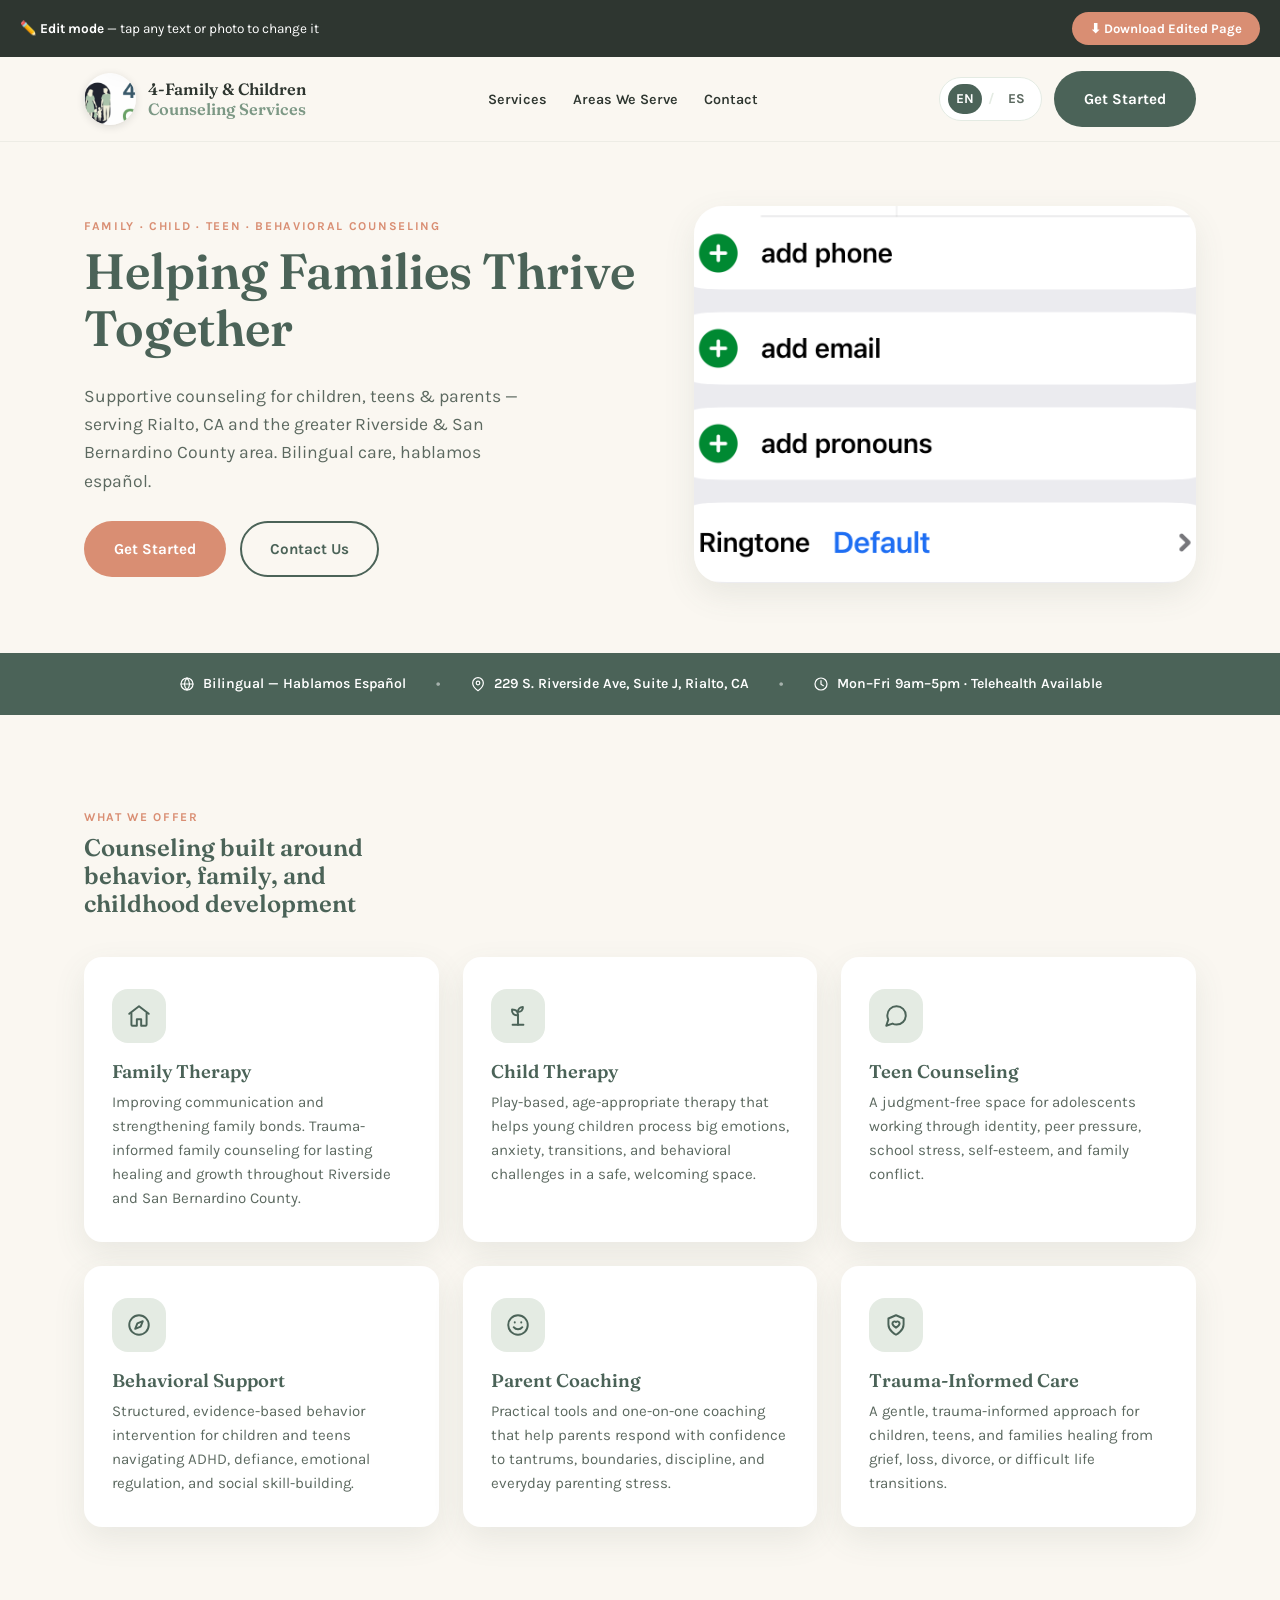
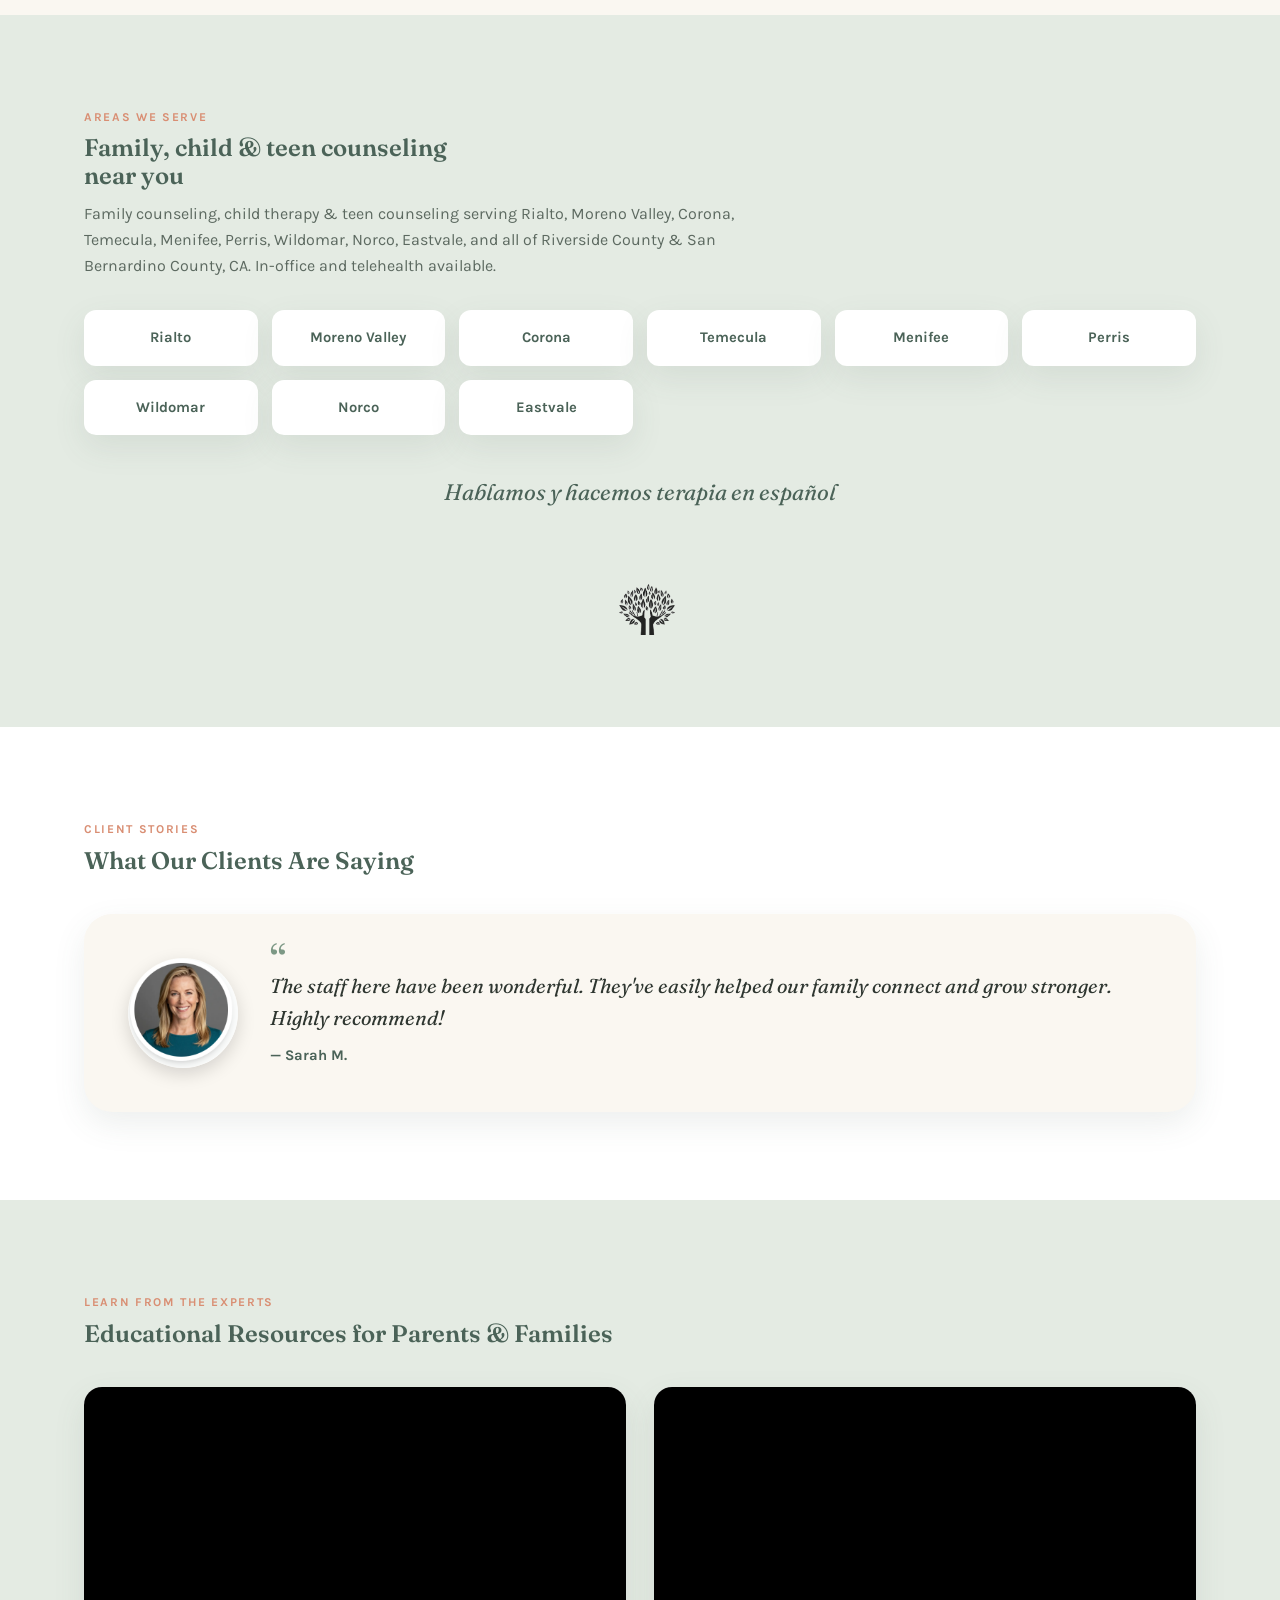
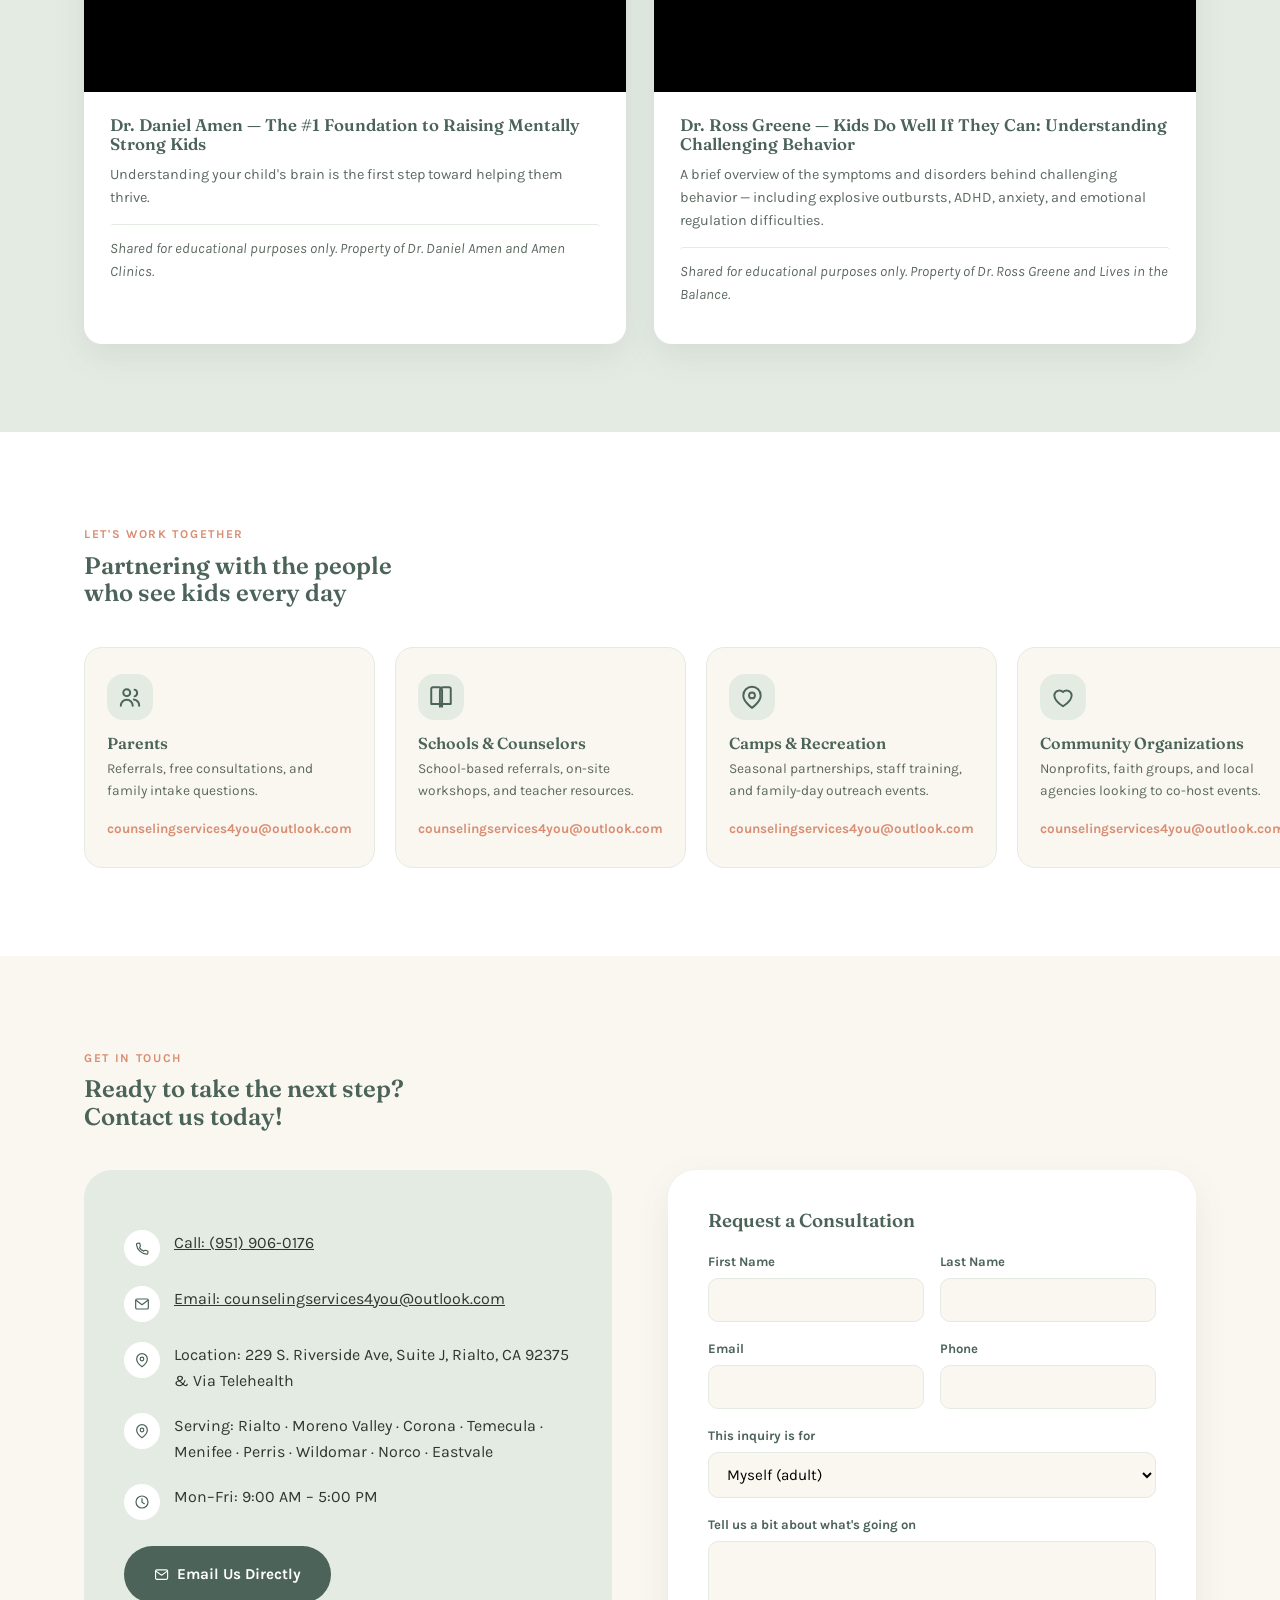
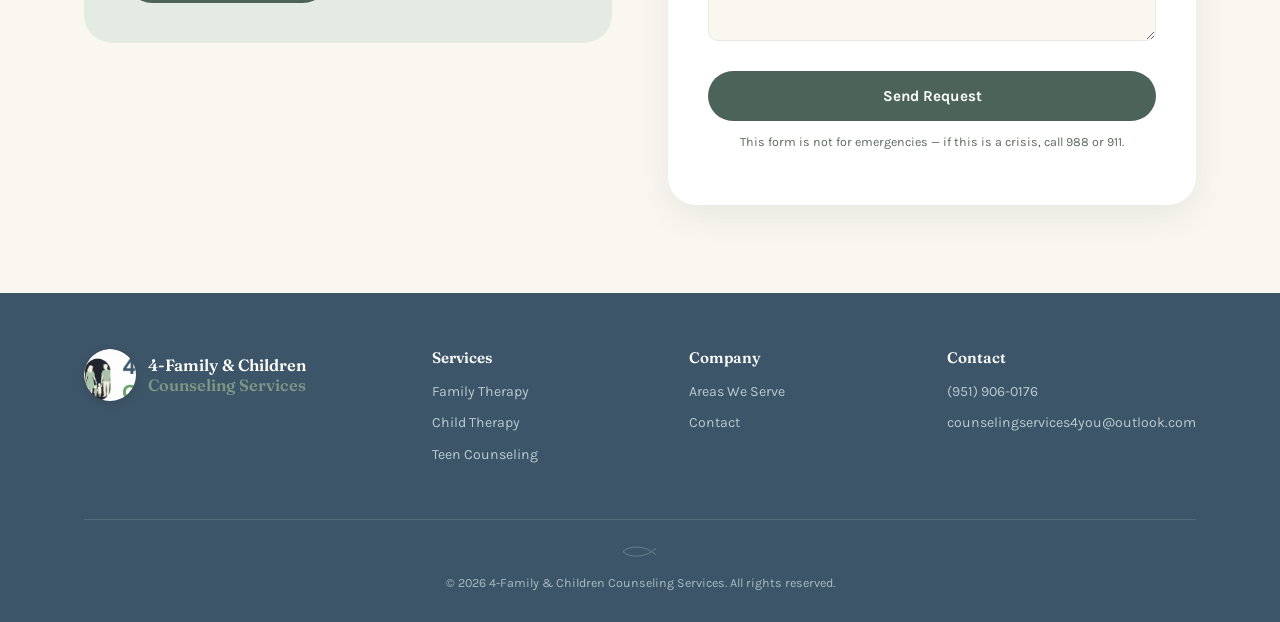
<file: 4family-website-package/index.html>
<!DOCTYPE html>
<html lang="en" id="html-root">
<head>
<meta charset="UTF-8">
<meta name="viewport" content="width=device-width, initial-scale=1.0">
<title>4-Family & Children Counseling Services | Family Therapy in Rialto, CA</title>
<meta name="description" content="Compassionate family counseling, child therapy, teen counseling & parenting support in Rialto, CA. Serving Riverside & San Bernardino County. Bilingual — Hablamos español.">
<meta name="keywords" content="family counseling Rialto CA, child therapy Riverside County, teen counseling San Bernardino, parenting help, family therapy, mental health services, behavioral counseling, child therapist, adolescent therapy, parent counseling, trauma-informed care, counseling Moreno Valley, therapy Corona CA, counseling Temecula, mental health Menifee, child therapy Perris, family counseling Wildomar, counseling Norco CA, therapy Eastvale, Spanish counseling, terapia familiar, consejería familiar, consejería niños adolescentes">
<meta name="author" content="4-Family & Children Counseling Services">
<meta name="robots" content="index, follow">
<meta name="geo.region" content="US-CA">
<meta name="geo.placename" content="Rialto, California">
<meta name="geo.position" content="34.1064;-117.3703">
<meta name="ICBM" content="34.1064, -117.3703">
<link rel="canonical" href="https://4-familychildrencounselingservices.org/">
<!-- Open Graph -->
<meta property="og:type" content="website">
<meta property="og:title" content="4-Family & Children Counseling Services | Family Therapy in Rialto, CA">
<meta property="og:description" content="Compassionate family counseling, child therapy, teen counseling & parenting support serving Riverside and San Bernardino County. Bilingual services available. Hablamos español.">
<meta property="og:locale" content="en_US">
<meta property="og:site_name" content="4-Family & Children Counseling Services">
<meta property="og:url" content="https://4-familychildrencounselingservices.org/">
<!-- Twitter Card -->
<meta name="twitter:card" content="summary">
<meta name="twitter:title" content="4-Family & Children Counseling Services | Rialto, CA">
<meta name="twitter:description" content="Family therapy, child counseling, teen therapy & parenting support in Rialto, CA. Serving Riverside & San Bernardino County. Bilingual. Call (951) 906-0176.">

<!--
  ============================================================
  HOW TO EDIT THIS SITE
  ============================================================
  1. One self-contained file — open in any text/code editor.
  2. Search "EDIT:" comments for the exact spots to change.
  3. All text (English + Spanish) lives in the TRANSLATIONS
     object near the bottom, inside <script>. Each entry has
     an "en" and "es" value — edit both together.
  4. Images (logo, tree mark, hero photo, testimonial photo)
     are embedded directly in this file as base64 data so
     nothing external can go missing. To swap one, replace the
     matching base64 string, or point the tag at an external
     file instead (e.g. src="logo.png").
  5. This version has no pricing section — add one back later if/when
     you have real rates to publish.
  ============================================================
-->

<link rel="preconnect" href="https://fonts.googleapis.com">
<link rel="preconnect" href="https://fonts.gstatic.com" crossorigin>
<link href="https://fonts.googleapis.com/css2?family=Fraunces:ital,opsz,wght@0,9..144,400;0,9..144,500;0,9..144,600;1,9..144,500&family=Karla:wght@400;500;600;700&display=swap" rel="stylesheet">

<script type="application/ld+json">
{
  "@context": "https://schema.org",
  "@type": "MedicalBusiness",
  "name": "4-Family & Children Counseling Services",
  "description": "Professional family counseling, child therapy, teen counseling, and parenting support serving Riverside and San Bernardino County including Rialto, Moreno Valley, Corona, Temecula, Menifee, Perris, Wildomar, Norco, and Eastvale. Bilingual services available.",
  "url": "https://4-familychildrencounselingservices.org",
  "telephone": "(951)906-0176",
  "email": "counselingservices4you@outlook.com",
  "address": {
    "@type": "PostalAddress",
    "streetAddress": "229 S. Riverside Ave, Suite J",
    "addressLocality": "Rialto",
    "addressRegion": "CA",
    "postalCode": "92375",
    "addressCountry": "US"
  },
  "areaServed": ["Rialto, CA","Moreno Valley, CA","Corona, CA","Temecula, CA","Menifee, CA","Perris, CA","Wildomar, CA","Norco, CA","Eastvale, CA","Riverside County, CA","San Bernardino County, CA"],
  "serviceType": ["Family Counseling","Child Therapy","Teen Counseling","Parent Counseling","Family Therapy","Mental Health Services","Behavioral Counseling","Trauma-Informed Care"],
  "availableLanguage": ["English","Spanish"],
  "priceRange": "$$",
  "openingHours": "Mo-Fr 09:00-17:00"
}
</script>

<style>
  :root{
    --sage-deep:#4B6358; --sage-mid:#7C9885; --sage-pale:#E4EBE3;
    --sand:#FAF7F1; --clay:#D98E73; --clay-pale:#F3DBCB;
    --ink:#2E3630; --ink-soft:#5C6960; --white:#FFFFFF;
    --footer-navy:#3D5568;
    --radius-lg:28px; --radius-md:18px; --radius-sm:12px;
    --shadow-soft:0 12px 32px rgba(75,99,88,0.10);
    --font-display:"Fraunces",Georgia,serif;
    --font-body:"Karla","Segoe UI",sans-serif;
  }
  *{box-sizing:border-box;}
  html{scroll-behavior:smooth;}
  body{margin:0;font-family:var(--font-body);color:var(--ink);background:var(--sand);line-height:1.6;-webkit-font-smoothing:antialiased;}
  img{max-width:100%;display:block;}
  a{color:inherit;}
  h1,h2,h3,h4{font-family:var(--font-display);font-weight:600;line-height:1.15;margin:0 0 .5em;color:var(--sage-deep);}
  p{margin:0 0 1em;}
  .container{max-width:1160px;margin:0 auto;padding:0 24px;}
  .eyebrow{font-family:var(--font-body);font-weight:700;letter-spacing:.14em;text-transform:uppercase;font-size:.75rem;color:var(--clay);margin-bottom:.6em;display:inline-block;}
  section{padding:88px 0;}
  .btn{display:inline-flex;align-items:center;gap:8px;padding:14px 28px;border-radius:100px;font-family:var(--font-body);font-weight:700;font-size:.95rem;text-decoration:none;border:2px solid transparent;cursor:pointer;transition:transform .18s ease, box-shadow .18s ease;}
  .btn-primary{background:var(--sage-deep);color:var(--white);}
  .btn-primary:hover{transform:translateY(-2px);box-shadow:0 10px 22px rgba(75,99,88,.28);}
  .btn-clay{background:var(--clay);color:var(--white);}
  .btn-clay:hover{transform:translateY(-2px);box-shadow:0 10px 22px rgba(217,142,115,.35);}
  .btn-outline{background:transparent;border-color:var(--sage-deep);color:var(--sage-deep);}
  .btn-outline:hover{background:var(--sage-deep);color:var(--white);}

  header{position:sticky;top:0;z-index:100;background:rgba(250,247,241,0.94);backdrop-filter:blur(10px);border-bottom:1px solid rgba(75,99,88,0.08);}
  .nav-wrap{display:flex;align-items:center;justify-content:space-between;padding:14px 24px;max-width:1160px;margin:0 auto;gap:16px;}
  .brand{display:flex;align-items:center;gap:12px;text-decoration:none;flex-shrink:0;}
  .logo-mark{width:52px;height:52px;border-radius:50%;flex-shrink:0;overflow:hidden;box-shadow:0 2px 8px rgba(0,0,0,0.12);}
  .logo-mark img{width:100%;height:100%;object-fit:cover;}
  .brand-text{font-family:var(--font-display);font-weight:600;color:var(--ink);font-size:1.02rem;line-height:1.25;}
  .brand-text span{display:block;color:var(--sage-mid);font-weight:600;}
  nav ul{list-style:none;display:flex;gap:26px;margin:0;padding:0;}
  nav a{text-decoration:none;font-weight:600;font-size:.9rem;color:var(--ink);white-space:nowrap;}
  nav a:hover{color:var(--sage-deep);}
  .nav-cta{display:flex;align-items:center;gap:12px;flex-shrink:0;}
  .lang-toggle{display:flex;align-items:center;gap:6px;background:var(--white);border:1.5px solid var(--sage-pale);border-radius:100px;padding:6px 8px;font-weight:700;font-size:.85rem;cursor:pointer;}
  .lang-toggle button{border:none;background:none;font:inherit;font-weight:700;padding:4px 8px;border-radius:100px;cursor:pointer;color:var(--ink-soft);}
  .lang-toggle button.active{background:var(--sage-deep);color:var(--white);}
  .phone-pill{display:none;align-items:center;gap:8px;font-weight:700;color:var(--sage-deep);text-decoration:none;font-size:.9rem;}
  .menu-toggle{display:none;background:none;border:none;font-size:1.6rem;cursor:pointer;color:var(--sage-deep);}

  .hero{padding:64px 0 70px;position:relative;overflow:hidden;}
  .hero .container{display:grid;grid-template-columns:1.05fr .95fr;gap:56px;align-items:center;}
  .hero h1{font-size:clamp(2.1rem,4vw,3.1rem);}
  .hero-sub{font-size:1.1rem;color:var(--ink-soft);max-width:46ch;}
  .hero-actions{display:flex;gap:14px;flex-wrap:wrap;margin-top:26px;}
  .hero-photo{border-radius:var(--radius-lg);overflow:hidden;box-shadow:var(--shadow-soft);aspect-ratio:4/3;}
  .hero-photo img{width:100%;height:100%;object-fit:cover;}

  .strip{background:var(--sage-deep);color:var(--white);padding:20px 0;}
  .strip .container{display:flex;flex-wrap:wrap;gap:10px 30px;justify-content:center;align-items:center;font-weight:600;font-size:.88rem;}
  .strip .row{display:flex;align-items:center;gap:8px;}
  .strip .icon{width:16px;height:16px;color:var(--white);flex-shrink:0;}
  .strip .dot{opacity:.5;}

  .services-grid{display:grid;grid-template-columns:repeat(3,1fr);gap:24px;margin-top:40px;}
  .service-card{background:var(--white);border-radius:var(--radius-md);padding:32px 28px;box-shadow:var(--shadow-soft);transition:transform .2s ease;}
  .service-card:hover{transform:translateY(-4px);}
  .service-icon{width:54px;height:54px;border-radius:16px;background:var(--sage-pale);display:flex;align-items:center;justify-content:center;margin-bottom:18px;}
  .service-card h3{font-size:1.15rem;margin-bottom:.4em;}
  .service-card p{color:var(--ink-soft);font-size:.94rem;margin-bottom:0;}

  .areas{background:var(--sage-pale);}
  .areas-grid{display:grid;grid-template-columns:repeat(auto-fit,minmax(150px,1fr));gap:14px;margin-top:32px;}
  .area-chip{background:var(--white);border-radius:var(--radius-sm);padding:16px;text-align:center;font-weight:700;color:var(--sage-deep);box-shadow:var(--shadow-soft);font-size:.92rem;}
  .es-note{margin-top:40px;text-align:center;font-family:var(--font-display);font-size:1.4rem;color:var(--sage-deep);font-style:italic;}

  .tree-divider{display:flex;justify-content:center;padding:36px 0 4px;}
  .tree-divider img{width:80px;opacity:.85;}

  .testimonial-section{background:var(--white);}
  .testimonial-card{background:var(--sand);border-radius:var(--radius-lg);padding:44px;display:grid;grid-template-columns:auto 1fr;gap:32px;align-items:center;box-shadow:var(--shadow-soft);margin-top:40px;}
  .testimonial-avatar{width:110px;height:110px;border-radius:50%;overflow:hidden;box-shadow:0 6px 18px rgba(0,0,0,.15);flex-shrink:0;}
  .testimonial-avatar img{width:100%;height:100%;object-fit:cover;}
  .quote-mark{font-family:var(--font-display);font-size:2.6rem;color:var(--sage-mid);line-height:0;display:block;margin-bottom:10px;}
  .testimonial-card p{font-family:var(--font-display);font-style:italic;font-size:1.25rem;color:var(--ink);margin-bottom:10px;}
  .testimonial-name{font-weight:700;color:var(--sage-deep);font-size:.92rem;}

  .videos-section{background:var(--sage-pale);}
  .video-grid{display:grid;grid-template-columns:1fr 1fr;gap:28px;margin-top:40px;}
  .video-card{background:var(--white);border-radius:var(--radius-md);overflow:hidden;box-shadow:var(--shadow-soft);}
  .video-wrap{position:relative;aspect-ratio:16/9;background:#000;}
  .video-wrap iframe{position:absolute;inset:0;width:100%;height:100%;border:0;}
  .video-body{padding:24px 26px;}
  .video-body h3{font-size:1.05rem;margin-bottom:.5em;}
  .video-body p{color:var(--ink-soft);font-size:.9rem;}
  .video-credit{font-size:.78rem;color:var(--ink-soft);font-style:italic;border-top:1px solid var(--sage-pale);margin-top:14px;padding-top:12px;}


  .partners{background:var(--white);}
  .partners-grid{display:grid;grid-template-columns:repeat(4,1fr);gap:20px;margin-top:40px;}
  .partner-card{background:var(--sand);border-radius:var(--radius-md);padding:26px 22px;border:1px solid var(--sage-pale);}
  .partner-card .service-icon{margin-bottom:14px;width:46px;height:46px;}
  .partner-card h4{font-size:1rem;margin-bottom:.3em;color:var(--sage-deep);}
  .partner-card p{font-size:.86rem;color:var(--ink-soft);margin-bottom:14px;}
  .partner-card a.mail{font-size:.84rem;font-weight:700;color:var(--clay);text-decoration:none;}

  .contact-wrap{display:grid;grid-template-columns:1fr 1fr;gap:56px;margin-top:40px;align-items:flex-start;}
  .contact-info-card{background:var(--sage-pale);border-radius:var(--radius-lg);padding:40px;}
  .contact-row{display:flex;gap:14px;margin-top:20px;align-items:flex-start;}
  .contact-row .ic{width:36px;height:36px;border-radius:50%;background:var(--white);display:flex;align-items:center;justify-content:center;flex-shrink:0;}
  .email-btn{margin-top:26px;}
  form{background:var(--white);border-radius:var(--radius-lg);padding:40px;box-shadow:var(--shadow-soft);}
  .form-row{display:grid;grid-template-columns:1fr 1fr;gap:16px;}
  label{display:block;font-size:.82rem;font-weight:700;color:var(--sage-deep);margin:16px 0 6px;}
  input,select,textarea{width:100%;padding:12px 14px;border-radius:10px;border:1.5px solid var(--sage-pale);font-family:var(--font-body);font-size:.95rem;background:var(--sand);}
  textarea{resize:vertical;min-height:100px;}
  form .btn{margin-top:22px;width:100%;justify-content:center;}
  .form-note{font-size:.78rem;color:var(--ink-soft);margin-top:12px;text-align:center;}

  footer{background:var(--footer-navy);color:#D9E2E6;padding:56px 0 28px;}
  .footer-grid{display:grid;grid-template-columns:1.4fr 1fr 1fr 1fr;gap:32px;}
  footer h4{color:var(--white);font-size:.95rem;margin-bottom:14px;}
  footer ul{list-style:none;padding:0;margin:0;}
  footer li{margin-bottom:9px;font-size:.88rem;}
  footer a{color:#B9CBD1;text-decoration:none;}
  footer a:hover{color:var(--white);}
  .footer-bottom{margin-top:44px;padding-top:24px;border-top:1px solid rgba(255,255,255,0.12);display:flex;flex-direction:column;align-items:center;gap:14px;font-size:.78rem;color:#A9BCC2;}
  .fish-icon{width:38px;height:auto;opacity:.55;}

  #editor-toolbar{background:#2E3630;color:#fff;padding:12px 20px;display:flex;align-items:center;justify-content:space-between;gap:12px;font-size:.85rem;flex-wrap:wrap;position:relative;z-index:300;}
  #editor-toolbar .dl-btn{background:var(--clay);color:#fff;border:none;padding:9px 18px;border-radius:100px;font-weight:700;font-size:.82rem;cursor:pointer;font-family:var(--font-body);}
  #editor-toolbar .dl-btn:hover{background:#c67a5f;}
  [contenteditable="true"]{outline:1.5px dashed transparent;outline-offset:3px;border-radius:4px;cursor:text;transition:outline-color .15s, background-color .15s;}
  [contenteditable="true"]:hover{outline-color:#C9B8A8;background:rgba(217,142,115,0.06);}
  [contenteditable="true"]:focus{outline-color:var(--clay);outline-style:solid;background:rgba(217,142,115,0.08);}
  .editable-img{cursor:pointer;position:relative;}
  .editable-img:hover{outline:2.5px dashed var(--clay);outline-offset:3px;}
  .icon{width:1em;height:1em;display:inline-block;vertical-align:-0.15em;}
  .service-icon svg,.partner-card .service-icon svg{width:26px;height:26px;color:var(--sage-deep);}
  .ic svg{width:16px;height:16px;color:var(--sage-deep);}

  @media (max-width:900px){
    .hero .container{grid-template-columns:1fr;}
    .services-grid,.video-grid{grid-template-columns:1fr 1fr;}
    .partners-grid{grid-template-columns:1fr 1fr;}
    .contact-wrap{grid-template-columns:1fr;}
    .footer-grid{grid-template-columns:1fr 1fr;}
    .testimonial-card{grid-template-columns:1fr;text-align:center;justify-items:center;}
    nav{display:none;}
    .menu-toggle{display:block;}
  }
  @media (max-width:600px){
    section{padding:60px 0;}
    .services-grid,.partners-grid,.footer-grid,.video-grid{grid-template-columns:1fr;}
    .form-row{grid-template-columns:1fr;}
    .areas-grid{grid-template-columns:repeat(2,1fr);}
  }
</style>
</head>
<body>

<div id="editor-toolbar">
  <span>✏️ <strong>Edit mode</strong> — tap any text or photo to change it</span>
  <button type="button" class="dl-btn" onclick="downloadEdited()">⬇ Download Edited Page</button>
</div>
<input type="file" id="editor-file-input" accept="image/*" style="display:none">

<svg style="display:none" aria-hidden="true">
  <defs>
    <symbol id="icon-home" viewBox="0 0 24 24" fill="none" stroke="currentColor" stroke-width="1.8" stroke-linecap="round" stroke-linejoin="round"><path d="m3 10 9-7 9 7"/><path d="M5 9.5V20a1 1 0 0 0 1 1h4v-6h4v6h4a1 1 0 0 0 1-1V9.5"/></symbol>
    <symbol id="icon-sprout" viewBox="0 0 24 24" fill="none" stroke="currentColor" stroke-width="1.8" stroke-linecap="round" stroke-linejoin="round"><path d="M7 20h10"/><path d="M12 20v-9"/><path d="M12 11c0-3-2-5-5.5-5C6 9.5 8.5 12 12 11Z"/><path d="M12 8c0-2.5 1.7-4.3 4.5-4.3C16.8 6.3 14.8 8.5 12 8Z"/></symbol>
    <symbol id="icon-message" viewBox="0 0 24 24" fill="none" stroke="currentColor" stroke-width="1.8" stroke-linecap="round" stroke-linejoin="round"><path d="M21 11.5a8.4 8.4 0 0 1-8.5 8.4c-1.3 0-2.6-.3-3.7-.9L3 21l1.9-5.7a8.3 8.3 0 0 1-.9-3.8A8.4 8.4 0 0 1 12.5 3 8.4 8.4 0 0 1 21 11.5Z"/></symbol>
    <symbol id="icon-compass" viewBox="0 0 24 24" fill="none" stroke="currentColor" stroke-width="1.8" stroke-linecap="round" stroke-linejoin="round"><circle cx="12" cy="12" r="9"/><path d="m15.5 8.5-2 5-5 2 2-5 5-2Z"/></symbol>
    <symbol id="icon-smile" viewBox="0 0 24 24" fill="none" stroke="currentColor" stroke-width="1.8" stroke-linecap="round" stroke-linejoin="round"><circle cx="12" cy="12" r="9"/><path d="M8 14s1.6 2 4 2 4-2 4-2"/><line x1="9" y1="9.5" x2="9" y2="9.6"/><line x1="15" y1="9.5" x2="15" y2="9.6"/></symbol>
    <symbol id="icon-shield-heart" viewBox="0 0 24 24" fill="none" stroke="currentColor" stroke-width="1.8" stroke-linecap="round" stroke-linejoin="round"><path d="M12 21s7-3.5 7-9.5V6l-7-3-7 3v5.5C5 17.5 12 21 12 21Z"/><path d="M12 14.5c-2-1.2-3.3-2.4-3.3-3.9a1.9 1.9 0 0 1 3.3-1.3 1.9 1.9 0 0 1 3.3 1.3c0 1.5-1.3 2.7-3.3 3.9Z"/></symbol>
    <symbol id="icon-users" viewBox="0 0 24 24" fill="none" stroke="currentColor" stroke-width="1.8" stroke-linecap="round" stroke-linejoin="round"><circle cx="9" cy="8" r="3.2"/><path d="M3.5 20a5.5 5.5 0 0 1 11 0"/><path d="M16.2 5.2a3.2 3.2 0 0 1 0 6.2"/><path d="M15.5 14.3A5.5 5.5 0 0 1 20.5 20"/></symbol>
    <symbol id="icon-book" viewBox="0 0 24 24" fill="none" stroke="currentColor" stroke-width="1.8" stroke-linecap="round" stroke-linejoin="round"><path d="M3 4.5A1.5 1.5 0 0 1 4.5 3H10a3 3 0 0 1 3 3v15a2.5 2.5 0 0 0-2.5-2.5H3Z"/><path d="M21 4.5A1.5 1.5 0 0 0 19.5 3H14a3 3 0 0 0-3 3v15a2.5 2.5 0 0 1 2.5-2.5H21Z"/></symbol>
    <symbol id="icon-map-pin" viewBox="0 0 24 24" fill="none" stroke="currentColor" stroke-width="1.8" stroke-linecap="round" stroke-linejoin="round"><path d="M20 10.5c0 6-8 11.5-8 11.5s-8-5.5-8-11.5a8 8 0 0 1 16 0Z"/><circle cx="12" cy="10.5" r="2.7"/></symbol>
    <symbol id="icon-heart" viewBox="0 0 24 24" fill="none" stroke="currentColor" stroke-width="1.8" stroke-linecap="round" stroke-linejoin="round"><path d="M12 20.5c-4.2-2.6-8-6-8-10.2A4.8 4.8 0 0 1 12 7.3a4.8 4.8 0 0 1 8 3c0 4.2-3.8 7.6-8 10.2Z"/></symbol>
    <symbol id="icon-phone" viewBox="0 0 24 24" fill="none" stroke="currentColor" stroke-width="1.8" stroke-linecap="round" stroke-linejoin="round"><path d="M14 16.4c.3.2.7.2 1 0l.4-.4a2 2 0 0 1 1.8-.5l2.6.6a1.5 1.5 0 0 1 1.2 1.6l-.3 2.1a1.7 1.7 0 0 1-1.8 1.5A16.8 16.8 0 0 1 3.7 6.9 1.7 1.7 0 0 1 5.2 5.1l2.1-.3a1.5 1.5 0 0 1 1.6 1.2l.6 2.6a2 2 0 0 1-.5 1.8l-.4.4a.9.9 0 0 0-.1 1A11 11 0 0 0 14 16.4Z"/></symbol>
    <symbol id="icon-mail" viewBox="0 0 24 24" fill="none" stroke="currentColor" stroke-width="1.8" stroke-linecap="round" stroke-linejoin="round"><rect x="2.5" y="4.5" width="19" height="15" rx="2"/><path d="m3 6.5 9 6.5 9-6.5"/></symbol>
    <symbol id="icon-clock" viewBox="0 0 24 24" fill="none" stroke="currentColor" stroke-width="1.8" stroke-linecap="round" stroke-linejoin="round"><circle cx="12" cy="12" r="9"/><path d="M12 7v5.5l3.5 2"/></symbol>
    <symbol id="icon-globe" viewBox="0 0 24 24" fill="none" stroke="currentColor" stroke-width="1.8" stroke-linecap="round" stroke-linejoin="round"><circle cx="12" cy="12" r="9"/><path d="M3 12h18"/><path d="M12 3c2.5 2.5 3.8 5.7 3.8 9s-1.3 6.5-3.8 9c-2.5-2.5-3.8-5.7-3.8-9S9.5 5.5 12 3Z"/></symbol>
  </defs>
</svg>

<header>
  <div class="nav-wrap">
    <a href="#top" class="brand">
      <div class="logo-mark"><img id="img-logo-header" class="editable-img" src="logo.png" alt="4-Family & Children Counseling Services logo" onclick="event.preventDefault();triggerImageEdit(['img-logo-header','img-logo-footer'])"></div>
      <div class="brand-text">4-Family &amp; Children<span>Counseling Services</span></div>
    </a>
    <nav>
      <ul>
        <li><a href="#services" data-i18n="nav.services">Services</a></li>
        <li><a href="#areas" data-i18n="nav.areas">Areas We Serve</a></li>
        <li><a href="#contact" data-i18n="nav.contact">Contact</a></li>
      </ul>
    </nav>
    <div class="nav-cta">
      <div class="lang-toggle" role="group" aria-label="Language toggle">
        <button type="button" id="lang-en" class="active" onclick="setLang('en')">EN</button>
        <span style="color:var(--sage-pale);">/</span>
        <button type="button" id="lang-es" onclick="setLang('es')">ES</button>
      </div>
      <a class="btn btn-primary" href="#contact" data-i18n="nav.cta">Get Started</a>
      <button class="menu-toggle" aria-label="Menu">☰</button>
    </div>
  </div>
</header>

<section class="hero" id="top">
  <div class="container">
    <div>
      <span class="eyebrow" data-i18n="hero.eyebrow">Family · Child · Teen · Behavioral Counseling</span>
      <h1 data-i18n="hero.title">Helping Families Thrive Together</h1>
      <p class="hero-sub" data-i18n="hero.sub">Supportive counseling for children, teens & parents — serving Rialto, CA and the greater Riverside & San Bernardino County area. Bilingual care, hablamos español.</p>
      <div class="hero-actions">
        <a href="#contact" class="btn btn-clay" data-i18n="hero.cta1">Get Started</a>
        <a href="#contact" class="btn btn-outline" data-i18n="hero.cta2">Contact Us</a>
      </div>
    </div>
    <div class="hero-photo">
      <img id="img-hero" class="editable-img" src="hero.png" alt="Parent embracing child" onclick="triggerImageEdit(['img-hero'])">
    </div>
  </div>
</section>

<div class="strip">
  <div class="container">
    <div class="row"><svg class="icon"><use href="#icon-globe"/></svg><span data-i18n="strip.bilingual">Bilingual — Hablamos Español</span></div><span class="dot">•</span>
    <div class="row"><svg class="icon"><use href="#icon-map-pin"/></svg><span data-i18n="strip.location">229 S. Riverside Ave, Suite J, Rialto, CA</span></div><span class="dot">•</span>
    <div class="row"><svg class="icon"><use href="#icon-clock"/></svg><span data-i18n="strip.hours">Mon–Fri 9am–5pm · Telehealth Available</span></div>
  </div>
</div>

<section id="services">
  <div class="container">
    <span class="eyebrow" data-i18n="services.eyebrow">What We Offer</span>
    <h2 style="max-width:22ch;" data-i18n="services.title">Counseling built around behavior, family, and childhood development</h2>
    <div class="services-grid">
      <div class="service-card">
        <div class="service-icon"><svg viewBox="0 0 24 24"><use href="#icon-home"/></svg></div>
        <h3 data-i18n="svc1.title">Family Therapy</h3>
        <p data-i18n="svc1.desc">Improving communication and strengthening family bonds. Trauma-informed family counseling for lasting healing and growth throughout Riverside and San Bernardino County.</p>
      </div>
      <div class="service-card">
        <div class="service-icon"><svg viewBox="0 0 24 24"><use href="#icon-sprout"/></svg></div>
        <h3 data-i18n="svc2.title">Child Therapy</h3>
        <p data-i18n="svc2.desc">Play-based, age-appropriate therapy that helps young children process big emotions, anxiety, transitions, and behavioral challenges in a safe, welcoming space.</p>
      </div>
      <div class="service-card">
        <div class="service-icon"><svg viewBox="0 0 24 24"><use href="#icon-message"/></svg></div>
        <h3 data-i18n="svc3.title">Teen Counseling</h3>
        <p data-i18n="svc3.desc">A judgment-free space for adolescents working through identity, peer pressure, school stress, self-esteem, and family conflict.</p>
      </div>
      <div class="service-card">
        <div class="service-icon"><svg viewBox="0 0 24 24"><use href="#icon-compass"/></svg></div>
        <h3 data-i18n="svc4.title">Behavioral Support</h3>
        <p data-i18n="svc4.desc">Structured, evidence-based behavior intervention for children and teens navigating ADHD, defiance, emotional regulation, and social skill-building.</p>
      </div>
      <div class="service-card">
        <div class="service-icon"><svg viewBox="0 0 24 24"><use href="#icon-smile"/></svg></div>
        <h3 data-i18n="svc5.title">Parent Coaching</h3>
        <p data-i18n="svc5.desc">Practical tools and one-on-one coaching that help parents respond with confidence to tantrums, boundaries, discipline, and everyday parenting stress.</p>
      </div>
      <div class="service-card">
        <div class="service-icon"><svg viewBox="0 0 24 24"><use href="#icon-shield-heart"/></svg></div>
        <h3 data-i18n="svc6.title">Trauma-Informed Care</h3>
        <p data-i18n="svc6.desc">A gentle, trauma-informed approach for children, teens, and families healing from grief, loss, divorce, or difficult life transitions.</p>
      </div>
    </div>
  </div>
</section>

<section id="areas" class="areas">
  <div class="container">
    <span class="eyebrow" data-i18n="areas.eyebrow">Areas We Serve</span>
    <h2 style="max-width:24ch;" data-i18n="areas.title">Family, child & teen counseling near you</h2>
    <p style="color:var(--ink-soft);max-width:70ch;" data-i18n="areas.desc">Family counseling, child therapy & teen counseling serving Rialto, Moreno Valley, Corona, Temecula, Menifee, Perris, Wildomar, Norco, Eastvale, and all of Riverside County & San Bernardino County, CA. In-office and telehealth available.</p>
    <div class="areas-grid">
      <div class="area-chip">Rialto</div>
      <div class="area-chip">Moreno Valley</div>
      <div class="area-chip">Corona</div>
      <div class="area-chip">Temecula</div>
      <div class="area-chip">Menifee</div>
      <div class="area-chip">Perris</div>
      <div class="area-chip">Wildomar</div>
      <div class="area-chip">Norco</div>
      <div class="area-chip">Eastvale</div>
    </div>
    <p class="es-note" data-i18n="areas.esnote">Hablamos y hacemos terapia en español</p>
    <div class="tree-divider"><img id="img-tree" class="editable-img" src="tree.png" alt="Family tree symbol" onclick="triggerImageEdit(['img-tree'])"></div>
  </div>
</section>

<section class="testimonial-section">
  <div class="container">
    <span class="eyebrow" data-i18n="testi.eyebrow">Client Stories</span>
    <h2 data-i18n="testi.title">What Our Clients Are Saying</h2>
    <div class="testimonial-card">
      <div class="testimonial-avatar"><img id="img-avatar" class="editable-img" src="avatar.png" alt="Client photo" onclick="triggerImageEdit(['img-avatar'])"></div>
      <div>
        <span class="quote-mark">&ldquo;</span>
        <p data-i18n="testi.quote">The staff here have been wonderful. They've easily helped our family connect and grow stronger. Highly recommend!</p>
        <div class="testimonial-name">— Sarah M.</div>
      </div>
    </div>
    <!-- EDIT: add more real, permission-granted testimonials as additional .testimonial-card blocks -->
  </div>
</section>

<section class="videos-section">
  <div class="container">
    <span class="eyebrow" data-i18n="videos.eyebrow">Learn From The Experts</span>
    <h2 data-i18n="videos.title">Educational Resources for Parents & Families</h2>
    <div class="video-grid">
      <div class="video-card">
        <div class="video-wrap">
          <iframe src="https://www.youtube.com/embed/FXLzyBJUZjs" title="Dr. Daniel Amen on the #1 Foundation to Raising Mentally Strong Kids" allowfullscreen loading="lazy"></iframe>
        </div>
        <div class="video-body">
          <h3 data-i18n="video1.title">Dr. Daniel Amen — The #1 Foundation to Raising Mentally Strong Kids</h3>
          <p data-i18n="video1.desc">Understanding your child's brain is the first step toward helping them thrive.</p>
          <p class="video-credit" data-i18n="video.credit1">Shared for educational purposes only. Property of Dr. Daniel Amen and Amen Clinics.</p>
        </div>
      </div>
      <div class="video-card">
        <div class="video-wrap">
          <iframe src="https://www.youtube.com/embed/jvzQQDfAL-Q" title="Dr. Ross Greene — Kids Do Well If They Can" allowfullscreen loading="lazy"></iframe>
        </div>
        <div class="video-body">
          <h3 data-i18n="video2.title">Dr. Ross Greene — Kids Do Well If They Can: Understanding Challenging Behavior</h3>
          <p data-i18n="video2.desc">A brief overview of the symptoms and disorders behind challenging behavior — including explosive outbursts, ADHD, anxiety, and emotional regulation difficulties.</p>
          <p class="video-credit" data-i18n="video.credit2">Shared for educational purposes only. Property of Dr. Ross Greene and Lives in the Balance.</p>
        </div>
      </div>
    </div>
  </div>
</section>

<section id="partners" class="partners">
  <div class="container">
    <span class="eyebrow" data-i18n="partners.eyebrow">Let's Work Together</span>
    <h2 style="max-width:22ch;" data-i18n="partners.title">Partnering with the people who see kids every day</h2>
    <div class="partners-grid">
      <div class="partner-card">
        <div class="service-icon"><svg viewBox="0 0 24 24"><use href="#icon-users"/></svg></div>
        <h4 data-i18n="p1.title">Parents</h4>
        <p data-i18n="p1.desc">Referrals, free consultations, and family intake questions.</p>
        <a class="mail" href="mailto:counselingservices4you@outlook.com">counselingservices4you@outlook.com</a>
      </div>
      <div class="partner-card">
        <div class="service-icon"><svg viewBox="0 0 24 24"><use href="#icon-book"/></svg></div>
        <h4 data-i18n="p2.title">Schools &amp; Counselors</h4>
        <p data-i18n="p2.desc">School-based referrals, on-site workshops, and teacher resources.</p>
        <a class="mail" href="mailto:counselingservices4you@outlook.com?subject=School%20Partnership">counselingservices4you@outlook.com</a>
      </div>
      <div class="partner-card">
        <div class="service-icon"><svg viewBox="0 0 24 24"><use href="#icon-map-pin"/></svg></div>
        <h4 data-i18n="p3.title">Camps &amp; Recreation</h4>
        <p data-i18n="p3.desc">Seasonal partnerships, staff training, and family-day outreach events.</p>
        <a class="mail" href="mailto:counselingservices4you@outlook.com?subject=Camp%20Partnership">counselingservices4you@outlook.com</a>
      </div>
      <div class="partner-card">
        <div class="service-icon"><svg viewBox="0 0 24 24"><use href="#icon-heart"/></svg></div>
        <h4 data-i18n="p4.title">Community Organizations</h4>
        <p data-i18n="p4.desc">Nonprofits, faith groups, and local agencies looking to co-host events.</p>
        <a class="mail" href="mailto:counselingservices4you@outlook.com?subject=Community%20Partnership">counselingservices4you@outlook.com</a>
      </div>
    </div>
  </div>
</section>

<section id="contact">
  <div class="container">
    <span class="eyebrow" data-i18n="contact.eyebrow">Get In Touch</span>
    <h2 style="max-width:20ch;" data-i18n="contact.title">Ready to take the next step? Contact us today!</h2>
    <div class="contact-wrap">
      <div class="contact-info-card">
        <div class="contact-row"><div class="ic"><svg viewBox="0 0 24 24"><use href="#icon-phone"/></svg></div><a href="tel:+19519060176" data-i18n="contact.call">Call: (951) 906-0176</a></div>
        <div class="contact-row"><div class="ic"><svg viewBox="0 0 24 24"><use href="#icon-mail"/></svg></div><a href="mailto:counselingservices4you@outlook.com" data-i18n="contact.email">Email: counselingservices4you@outlook.com</a></div>
        <div class="contact-row"><div class="ic"><svg viewBox="0 0 24 24"><use href="#icon-map-pin"/></svg></div><span data-i18n="contact.address">Location: 229 S. Riverside Ave, Suite J, Rialto, CA 92375 &amp; Via Telehealth</span></div>
        <div class="contact-row"><div class="ic"><svg viewBox="0 0 24 24"><use href="#icon-map-pin"/></svg></div><span data-i18n="contact.serving">Serving: Rialto · Moreno Valley · Corona · Temecula · Menifee · Perris · Wildomar · Norco · Eastvale</span></div>
        <div class="contact-row"><div class="ic"><svg viewBox="0 0 24 24"><use href="#icon-clock"/></svg></div><span data-i18n="contact.hours">Mon–Fri: 9:00 AM – 5:00 PM</span></div>
        <a href="mailto:counselingservices4you@outlook.com" class="btn btn-primary email-btn"><svg class="icon" viewBox="0 0 24 24"><use href="#icon-mail"/></svg><span data-i18n="contact.emailbtn">Email Us Directly</span></a>
      </div>
      <form action="#" method="POST">
        <!-- EDIT: connect this form to an email service (e.g. Formspree, Netlify Forms) via action="" -->
        <h3 style="margin-bottom:.2em;" data-i18n="form.title">Request a Consultation</h3>
        <div class="form-row">
          <div><label data-i18n="form.fname">First Name</label><input name="first_name" type="text" required></div>
          <div><label data-i18n="form.lname">Last Name</label><input name="last_name" type="text" required></div>
        </div>
        <div class="form-row">
          <div><label data-i18n="form.email">Email</label><input name="email" type="email" required></div>
          <div><label data-i18n="form.phone">Phone</label><input name="phone" type="tel"></div>
        </div>
        <label data-i18n="form.who">This inquiry is for</label>
        <select name="who_for">
          <option data-i18n="form.opt1">Myself (adult)</option>
          <option data-i18n="form.opt2">My child</option>
          <option data-i18n="form.opt3">My teen</option>
          <option data-i18n="form.opt4">My whole family</option>
          <option data-i18n="form.opt5">School / Organization partnership</option>
        </select>
        <label data-i18n="form.message">Tell us a bit about what's going on</label>
        <textarea name="message"></textarea>
        <button type="submit" class="btn btn-primary" data-i18n="form.submit">Send Request</button>
        <p class="form-note" data-i18n="form.note">This form is not for emergencies — if this is a crisis, call 988 or 911.</p>
      </form>
    </div>
  </div>
</section>

<footer>
  <div class="container">
    <div class="footer-grid">
      <div>
        <div class="brand" style="margin-bottom:14px;">
          <div class="logo-mark"><img id="img-logo-footer" class="editable-img" src="logo.png" alt="logo" onclick="triggerImageEdit(['img-logo-header','img-logo-footer'])"></div>
          <div class="brand-text" style="color:var(--white);">4-Family &amp; Children<span>Counseling Services</span></div>
        </div>
      </div>
      <div>
        <h4 data-i18n="footer.services">Services</h4>
        <ul>
          <li><a href="#services" data-i18n="svc1.title">Family Therapy</a></li>
          <li><a href="#services" data-i18n="svc2.title">Child Therapy</a></li>
          <li><a href="#services" data-i18n="svc3.title">Teen Counseling</a></li>
        </ul>
      </div>
      <div>
        <h4 data-i18n="footer.company">Company</h4>
        <ul>
          <li><a href="#areas" data-i18n="nav.areas">Areas We Serve</a></li>
          <li><a href="#contact" data-i18n="nav.contact">Contact</a></li>
        </ul>
      </div>
      <div>
        <h4 data-i18n="footer.contact">Contact</h4>
        <ul>
          <li><a href="tel:+19519060176">(951) 906-0176</a></li>
          <li><a href="mailto:counselingservices4you@outlook.com">counselingservices4you@outlook.com</a></li>
        </ul>
      </div>
    </div>
    <div class="footer-bottom">
      <svg class="fish-icon" viewBox="0 0 100 40" fill="none" stroke="currentColor" stroke-width="2"><path d="M5 20c15-16 55-16 75 0-20 16-60 16-75 0Z"/><path d="M80 20l12-8m-12 8 12 8"/></svg>
      <span data-i18n="footer.copyright">© <span id="year"></span> 4-Family &amp; Children Counseling Services. All rights reserved.</span>
    </div>
  </div>
</footer>

<script>
document.getElementById('year').textContent = new Date().getFullYear();

var toggle = document.querySelector('.menu-toggle');
var nav = document.querySelector('nav');
if(toggle){
  toggle.addEventListener('click', function(){
    var open = nav.style.display === 'block';
    nav.style.display = open ? 'none' : 'block';
    if(!open){
      nav.style.position='absolute'; nav.style.top='68px'; nav.style.left='0'; nav.style.right='0';
      nav.style.background='var(--sand)'; nav.style.padding='20px 24px'; nav.style.boxShadow='var(--shadow-soft)';
      nav.querySelector('ul').style.flexDirection='column'; nav.querySelector('ul').style.gap='16px';
    }
  });
}

var form = document.querySelector('form');
if(form){
  form.addEventListener('submit', function(e){
    e.preventDefault();
    alert('This form is a placeholder. Connect it to an email service (e.g. Formspree, Netlify Forms) to receive submissions.');
  });
}

/* ============ BILINGUAL TOGGLE ============ */
/* TRANSLATIONS_JSON_START */
var TRANSLATIONS = {
  "nav.services":{en:"Services",es:"Servicios"},
  "nav.areas":{en:"Areas We Serve",es:"Áreas que Servimos"},
  "nav.contact":{en:"Contact",es:"Contacto"},
  "nav.cta":{en:"Get Started",es:"Comenzar"},
  "hero.eyebrow":{en:"Family · Child · Teen · Behavioral Counseling",es:"Familia · Niños · Adolescentes · Conducta"},
  "hero.title":{en:"Helping Families Thrive Together",es:"Ayudando a las Familias a Prosperar Juntas"},
  "hero.sub":{en:"Supportive counseling for children, teens & parents — serving Rialto, CA and the greater Riverside & San Bernardino County area. Bilingual care, hablamos español.",es:"Consejería de apoyo para niños, adolescentes y padres — sirviendo a Rialto, CA y las áreas de los condados de Riverside y San Bernardino. Atención bilingüe, hablamos español."},
  "hero.cta1":{en:"Get Started",es:"Comenzar"},
  "hero.cta2":{en:"Contact Us",es:"Contáctenos"},
  "strip.bilingual":{en:"Bilingual — Hablamos Español",es:"Bilingüe — Hablamos Español"},
  "strip.location":{en:"229 S. Riverside Ave, Suite J, Rialto, CA",es:"229 S. Riverside Ave, Suite J, Rialto, CA"},
  "strip.hours":{en:"Mon–Fri 9am–5pm · Telehealth Available",es:"Lun–Vie 9am–5pm · Telesalud Disponible"},
  "services.eyebrow":{en:"What We Offer",es:"Lo Que Ofrecemos"},
  "services.title":{en:"Counseling built around behavior, family, and childhood development",es:"Consejería enfocada en la conducta, la familia y el desarrollo infantil"},
  "svc1.title":{en:"Family Therapy",es:"Terapia Familiar"},
  "svc1.desc":{en:"Improving communication and strengthening family bonds. Trauma-informed family counseling for lasting healing and growth throughout Riverside and San Bernardino County.",es:"Mejorando la comunicación y fortaleciendo los lazos familiares. Consejería familiar informada en trauma para sanación y crecimiento duradero en los condados de Riverside y San Bernardino."},
  "svc2.title":{en:"Child Therapy",es:"Terapia Infantil"},
  "svc2.desc":{en:"Play-based, age-appropriate therapy that helps young children process big emotions, anxiety, transitions, and behavioral challenges in a safe, welcoming space.",es:"Terapia basada en el juego y apropiada para la edad que ayuda a los niños a procesar emociones grandes, ansiedad, transiciones y desafíos de conducta en un espacio seguro."},
  "svc3.title":{en:"Teen Counseling",es:"Consejería para Adolescentes"},
  "svc3.desc":{en:"A judgment-free space for adolescents working through identity, peer pressure, school stress, self-esteem, and family conflict.",es:"Un espacio libre de juicio para adolescentes que trabajan en identidad, presión social, estrés escolar, autoestima y conflicto familiar."},
  "svc4.title":{en:"Behavioral Support",es:"Apoyo Conductual"},
  "svc4.desc":{en:"Structured, evidence-based behavior intervention for children and teens navigating ADHD, defiance, emotional regulation, and social skill-building.",es:"Intervención conductual estructurada y basada en evidencia para niños y adolescentes con TDAH, desafío, regulación emocional y habilidades sociales."},
  "svc5.title":{en:"Parent Coaching",es:"Entrenamiento para Padres"},
  "svc5.desc":{en:"Practical tools and one-on-one coaching that help parents respond with confidence to tantrums, boundaries, discipline, and everyday parenting stress.",es:"Herramientas prácticas y entrenamiento individual que ayudan a los padres a responder con confianza a berrinches, límites, disciplina y el estrés diario de la crianza."},
  "svc6.title":{en:"Trauma-Informed Care",es:"Atención Informada en Trauma"},
  "svc6.desc":{en:"A gentle, trauma-informed approach for children, teens, and families healing from grief, loss, divorce, or difficult life transitions.",es:"Un enfoque gentil e informado en trauma para niños, adolescentes y familias que sanan del duelo, la pérdida, el divorcio o transiciones difíciles."},
  "areas.eyebrow":{en:"Areas We Serve",es:"Áreas que Servimos"},
  "areas.title":{en:"Family, child & teen counseling near you",es:"Consejería familiar, infantil y para adolescentes cerca de ti"},
  "areas.desc":{en:"Family counseling, child therapy & teen counseling serving Rialto, Moreno Valley, Corona, Temecula, Menifee, Perris, Wildomar, Norco, Eastvale, and all of Riverside County & San Bernardino County, CA. In-office and telehealth available.",es:"Consejería familiar, terapia infantil y consejería para adolescentes sirviendo a Rialto, Moreno Valley, Corona, Temecula, Menifee, Perris, Wildomar, Norco, Eastvale y todo el condado de Riverside y San Bernardino, CA. Disponible en persona y por telesalud."},
  "areas.esnote":{en:"Hablamos y hacemos terapia en español",es:"Hablamos y hacemos terapia en español"},
  "testi.eyebrow":{en:"Client Stories",es:"Historias de Clientes"},
  "testi.title":{en:"What Our Clients Are Saying",es:"Lo Que Dicen Nuestros Clientes"},
  "testi.quote":{en:"The staff here have been wonderful. They've easily helped our family connect and grow stronger. Highly recommend!",es:"El personal aquí ha sido maravilloso. Fácilmente ayudaron a nuestra familia a conectarse y fortalecerse. ¡Muy recomendable!"},
  "videos.eyebrow":{en:"Learn From The Experts",es:"Aprenda de los Expertos"},
  "videos.title":{en:"Educational Resources for Parents & Families",es:"Recursos Educativos para Padres y Familias"},
  "video1.title":{en:"Dr. Daniel Amen — The #1 Foundation to Raising Mentally Strong Kids",es:"Dr. Daniel Amen — El Fundamento #1 para Criar Niños Mentalmente Fuertes"},
  "video1.desc":{en:"Understanding your child's brain is the first step toward helping them thrive.",es:"Entender el cerebro de su hijo es el primer paso para ayudarlo a prosperar."},
  "video.credit1":{en:"Shared for educational purposes only. Property of Dr. Daniel Amen and Amen Clinics.",es:"Compartido solo con fines educativos. Propiedad del Dr. Daniel Amen y Amen Clinics."},
  "video2.title":{en:"Dr. Ross Greene — Kids Do Well If They Can: Understanding Challenging Behavior",es:"Dr. Ross Greene — Los Niños Lo Hacen Bien Si Pueden: Entendiendo la Conducta Desafiante"},
  "video2.desc":{en:"A brief overview of the symptoms and disorders behind challenging behavior — including explosive outbursts, ADHD, anxiety, and emotional regulation difficulties.",es:"Una breve descripción de los síntomas y trastornos detrás de la conducta desafiante — incluyendo explosiones, TDAH, ansiedad y dificultades de regulación emocional."},
  "video.credit2":{en:"Shared for educational purposes only. Property of Dr. Ross Greene and Lives in the Balance.",es:"Compartido solo con fines educativos. Propiedad del Dr. Ross Greene y Lives in the Balance."},
  "partners.eyebrow":{en:"Let's Work Together",es:"Trabajemos Juntos"},
  "partners.title":{en:"Partnering with the people who see kids every day",es:"Colaborando con quienes ven a los niños todos los días"},
  "p1.title":{en:"Parents",es:"Padres"},
  "p1.desc":{en:"Referrals, free consultations, and family intake questions.",es:"Referencias, consultas gratuitas y preguntas de admisión familiar."},
  "p2.title":{en:"Schools & Counselors",es:"Escuelas y Consejeros"},
  "p2.desc":{en:"School-based referrals, on-site workshops, and teacher resources.",es:"Referencias escolares, talleres en el sitio y recursos para maestros."},
  "p3.title":{en:"Camps & Recreation",es:"Campamentos y Recreación"},
  "p3.desc":{en:"Seasonal partnerships, staff training, and family-day outreach events.",es:"Asociaciones de temporada, capacitación de personal y eventos familiares."},
  "p4.title":{en:"Community Organizations",es:"Organizaciones Comunitarias"},
  "p4.desc":{en:"Nonprofits, faith groups, and local agencies looking to co-host events.",es:"Organizaciones sin fines de lucro, grupos religiosos y agencias locales."},
  "contact.eyebrow":{en:"Get In Touch",es:"Contáctenos"},
  "contact.title":{en:"Ready to take the next step? Contact us today!",es:"¿Listo para dar el siguiente paso? ¡Contáctenos hoy!"},
  "contact.call":{en:"Call: (951) 906-0176",es:"Llame: (951) 906-0176"},
  "contact.email":{en:"Email: counselingservices4you@outlook.com",es:"Correo: counselingservices4you@outlook.com"},
  "contact.address":{en:"Location: 229 S. Riverside Ave, Suite J, Rialto, CA 92375 & Via Telehealth",es:"Ubicación: 229 S. Riverside Ave, Suite J, Rialto, CA 92375 y por Telesalud"},
  "contact.serving":{en:"Serving: Rialto · Moreno Valley · Corona · Temecula · Menifee · Perris · Wildomar · Norco · Eastvale",es:"Sirviendo: Rialto · Moreno Valley · Corona · Temecula · Menifee · Perris · Wildomar · Norco · Eastvale"},
  "contact.hours":{en:"Mon–Fri: 9:00 AM – 5:00 PM",es:"Lun–Vie: 9:00 AM – 5:00 PM"},
  "contact.emailbtn":{en:"Email Us Directly",es:"Envíenos un Correo"},
  "form.title":{en:"Request a Consultation",es:"Solicitar una Consulta"},
  "form.fname":{en:"First Name",es:"Nombre"},
  "form.lname":{en:"Last Name",es:"Apellido"},
  "form.email":{en:"Email",es:"Correo Electrónico"},
  "form.phone":{en:"Phone",es:"Teléfono"},
  "form.who":{en:"This inquiry is for",es:"Esta consulta es para"},
  "form.opt1":{en:"Myself (adult)",es:"Para mí (adulto)"},
  "form.opt2":{en:"My child",es:"Mi hijo/a"},
  "form.opt3":{en:"My teen",es:"Mi adolescente"},
  "form.opt4":{en:"My whole family",es:"Toda mi familia"},
  "form.opt5":{en:"School / Organization partnership",es:"Asociación escolar / organización"},
  "form.message":{en:"Tell us a bit about what's going on",es:"Cuéntenos un poco sobre lo que está pasando"},
  "form.submit":{en:"Send Request",es:"Enviar Solicitud"},
  "form.note":{en:"This form is not for emergencies — if this is a crisis, call 988 or 911.",es:"Este formulario no es para emergencias — si es una crisis, llame al 988 o al 911."},
  "footer.services":{en:"Services",es:"Servicios"},
  "footer.company":{en:"Company",es:"Compañía"},
  "footer.contact":{en:"Contact",es:"Contacto"},
  "footer.copyright":{en:"© <span id=\"year2\"></span> 4-Family & Children Counseling Services. All rights reserved.",es:"© <span id=\"year2\"></span> 4-Family & Children Counseling Services. Todos los derechos reservados."}
};
/* TRANSLATIONS_JSON_END */

function setLang(lang){
  document.querySelectorAll('[data-i18n]').forEach(function(el){
    var key = el.getAttribute('data-i18n');
    var entry = TRANSLATIONS[key];
    if(entry && entry[lang]){
      if(key === 'footer.copyright'){
        el.innerHTML = entry[lang];
        var y = document.getElementById('year2');
        if(y) y.textContent = new Date().getFullYear();
      } else {
        el.textContent = entry[lang];
      }
    }
  });
  document.getElementById('lang-en').classList.toggle('active', lang==='en');
  document.getElementById('lang-es').classList.toggle('active', lang==='es');
  document.getElementById('html-root').setAttribute('lang', lang);
  document.querySelector('.hero-sub') && null;
}
setLang('en');

/* ============ LIVE EDITING ============ */
document.querySelectorAll('[data-i18n]').forEach(function(el){
  if(el.tagName === 'A' || el.tagName === 'OPTION' || el.tagName === 'BUTTON') return;
  el.setAttribute('contenteditable','true');
});
document.querySelectorAll('.price, .testimonial-name').forEach(function(el){
  el.setAttribute('contenteditable','true');
});

// keep the EN/ES translation data in sync whenever someone edits text
document.addEventListener('input', function(e){
  var el = e.target;
  if(el && el.hasAttribute && el.hasAttribute('data-i18n')){
    var key = el.getAttribute('data-i18n');
    var lang = document.getElementById('lang-es').classList.contains('active') ? 'es' : 'en';
    if(TRANSLATIONS[key]){
      TRANSLATIONS[key][lang] = (key === 'footer.copyright') ? el.innerHTML : el.textContent;
    }
  }
});

/* ---- image swapping ---- */
var currentImgTargets = [];
function triggerImageEdit(targetIds){
  currentImgTargets = targetIds;
  document.getElementById('editor-file-input').click();
}
document.getElementById('editor-file-input').addEventListener('change', function(e){
  var file = e.target.files[0];
  if(!file) return;
  var reader = new FileReader();
  reader.onload = function(ev){
    currentImgTargets.forEach(function(id){
      var el = document.getElementById(id);
      if(el) el.src = ev.target.result;
    });
  };
  reader.readAsDataURL(file);
  e.target.value = '';
});

/* ---- export edited page ---- */
function downloadEdited(){
  var clone = document.documentElement.cloneNode(true);
  var toolbar = clone.querySelector('#editor-toolbar');
  if(toolbar) toolbar.remove();
  var fileInput = clone.querySelector('#editor-file-input');
  if(fileInput) fileInput.remove();
  clone.querySelectorAll('[contenteditable]').forEach(function(el){ el.removeAttribute('contenteditable'); });

  var scripts = clone.querySelectorAll('script');
  scripts.forEach(function(s){
    if(s.textContent.indexOf('TRANSLATIONS_JSON_START') !== -1){
      var newVar = 'var TRANSLATIONS = ' + JSON.stringify(TRANSLATIONS) + ';';
      s.textContent = s.textContent.replace(
        /\/\* TRANSLATIONS_JSON_START \*\/[\s\S]*?\/\* TRANSLATIONS_JSON_END \*\//,
        '/* TRANSLATIONS_JSON_START */\n' + newVar + '\n/* TRANSLATIONS_JSON_END */'
      );
    }
    // remove the live-editing script block from the exported copy
    if(s.textContent.indexOf('LIVE EDITING') !== -1){
      s.textContent = s.textContent.split('/* ============ LIVE EDITING ============ */')[0];
    }
  });

  var html = '<!DOCTYPE html>\n' + clone.outerHTML;
  var blob = new Blob([html], {type:'text/html'});
  var a = document.createElement('a');
  a.href = URL.createObjectURL(blob);
  a.download = '4family-counseling-website-edited.html';
  document.body.appendChild(a);
  a.click();
  a.remove();
}
</script>
</body>
</html>
</file>
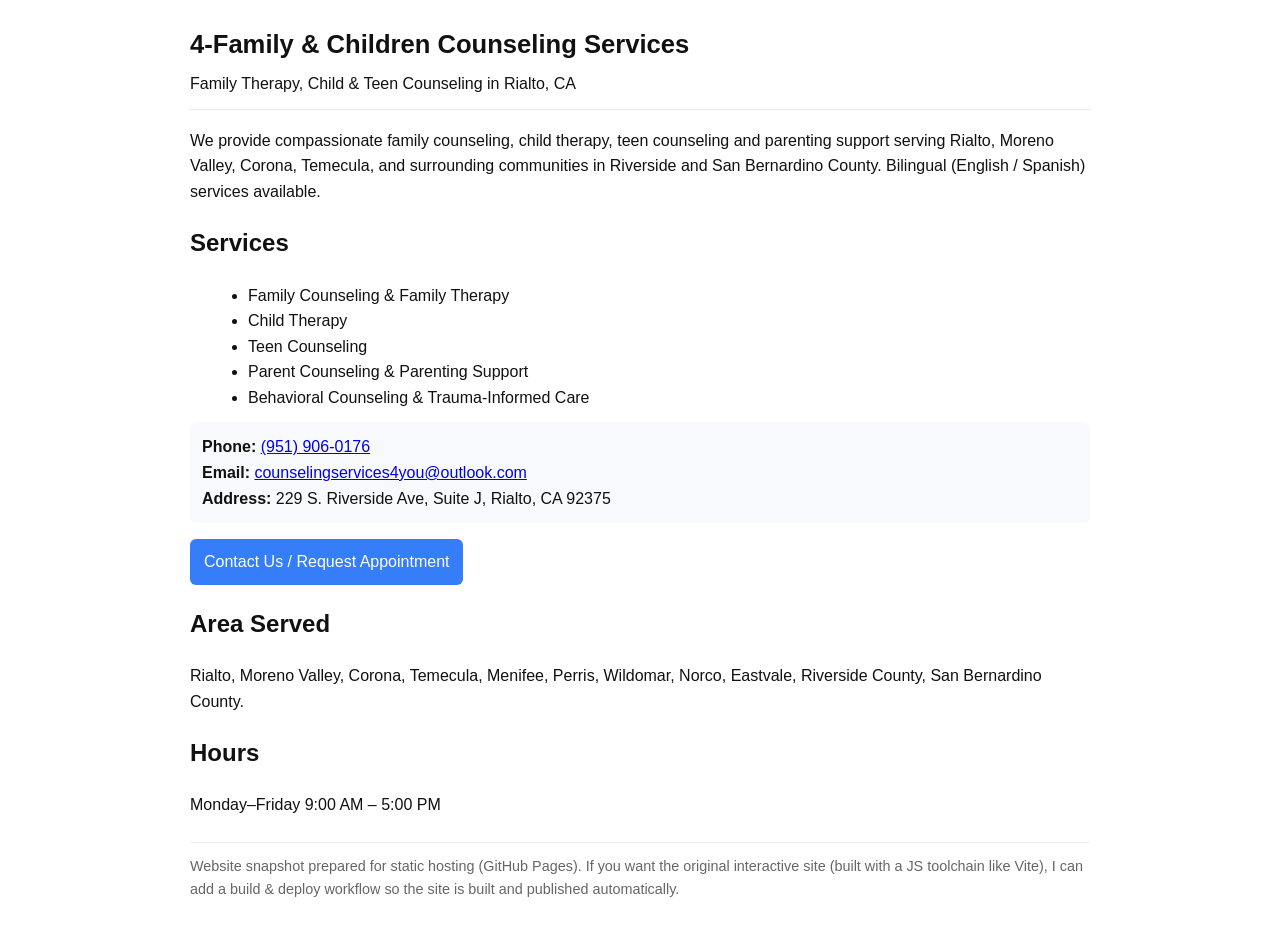
<file: 4-Family & Children Counseling Services _ Family Therapy, Child & Teen Counseling in Rialto, CA.html>
<!doctype html>
<html lang="en">
<head>
  <meta charset="utf-8">
  <meta name="viewport" content="width=device-width, initial-scale=1">
  <title>4-Family & Children Counseling Services | Family Therapy, Child & Teen Counseling in Rialto, CA</title>
  <meta name="description" content="Professional family counseling, child therapy, teen counseling, and parenting support in Rialto, CA. Serving Riverside and San Bernardino County.">
  <meta name="robots" content="index, follow">
  <style>
    body{font-family:Arial,Helvetica,sans-serif;line-height:1.6;padding:24px;max-width:900px;margin:0 auto;color:#111}
    header{border-bottom:1px solid #e6e6e6;padding-bottom:12px;margin-bottom:18px}
    h1{font-size:1.6rem;margin:0 0 6px}
    .contact{background:#f7f9fc;padding:12px;border-radius:6px;margin:12px 0}
    a.button{display:inline-block;background:#357DF9;color:#fff;padding:10px 14px;border-radius:6px;text-decoration:none}
    ul{margin:0 0 12px 18px}
    footer{margin-top:24px;border-top:1px solid #eee;padding-top:12px;color:#666;font-size:0.9rem}
  </style>
</head>
<body>
  <header>
    <h1>4-Family &amp; Children Counseling Services</h1>
    <div>Family Therapy, Child &amp; Teen Counseling in Rialto, CA</div>
  </header>

  <section>
    <p>We provide compassionate family counseling, child therapy, teen counseling and parenting support serving Rialto, Moreno Valley, Corona, Temecula, and surrounding communities in Riverside and San Bernardino County. Bilingual (English / Spanish) services available.</p>

    <h2>Services</h2>
    <ul>
      <li>Family Counseling &amp; Family Therapy</li>
      <li>Child Therapy</li>
      <li>Teen Counseling</li>
      <li>Parent Counseling &amp; Parenting Support</li>
      <li>Behavioral Counseling &amp; Trauma-Informed Care</li>
    </ul>

    <div class="contact">
      <strong>Phone:</strong> <a href="tel:+19519060176">(951) 906-0176</a><br>
      <strong>Email:</strong> <a href="mailto:counselingservices4you@outlook.com">counselingservices4you@outlook.com</a><br>
      <strong>Address:</strong> 229 S. Riverside Ave, Suite J, Rialto, CA 92375
    </div>

    <p><a class="button" href="mailto:counselingservices4you@outlook.com">Contact Us / Request Appointment</a></p>

    <h2>Area Served</h2>
    <p>Rialto, Moreno Valley, Corona, Temecula, Menifee, Perris, Wildomar, Norco, Eastvale, Riverside County, San Bernardino County.</p>

    <h2>Hours</h2>
    <p>Monday–Friday 9:00 AM – 5:00 PM</p>
  </section>

  <footer>
    <div>Website snapshot prepared for static hosting (GitHub Pages). If you want the original interactive site (built with a JS toolchain like Vite), I can add a build & deploy workflow so the site is built and published automatically.</div>
  </footer>
</body>
</html>
</file>
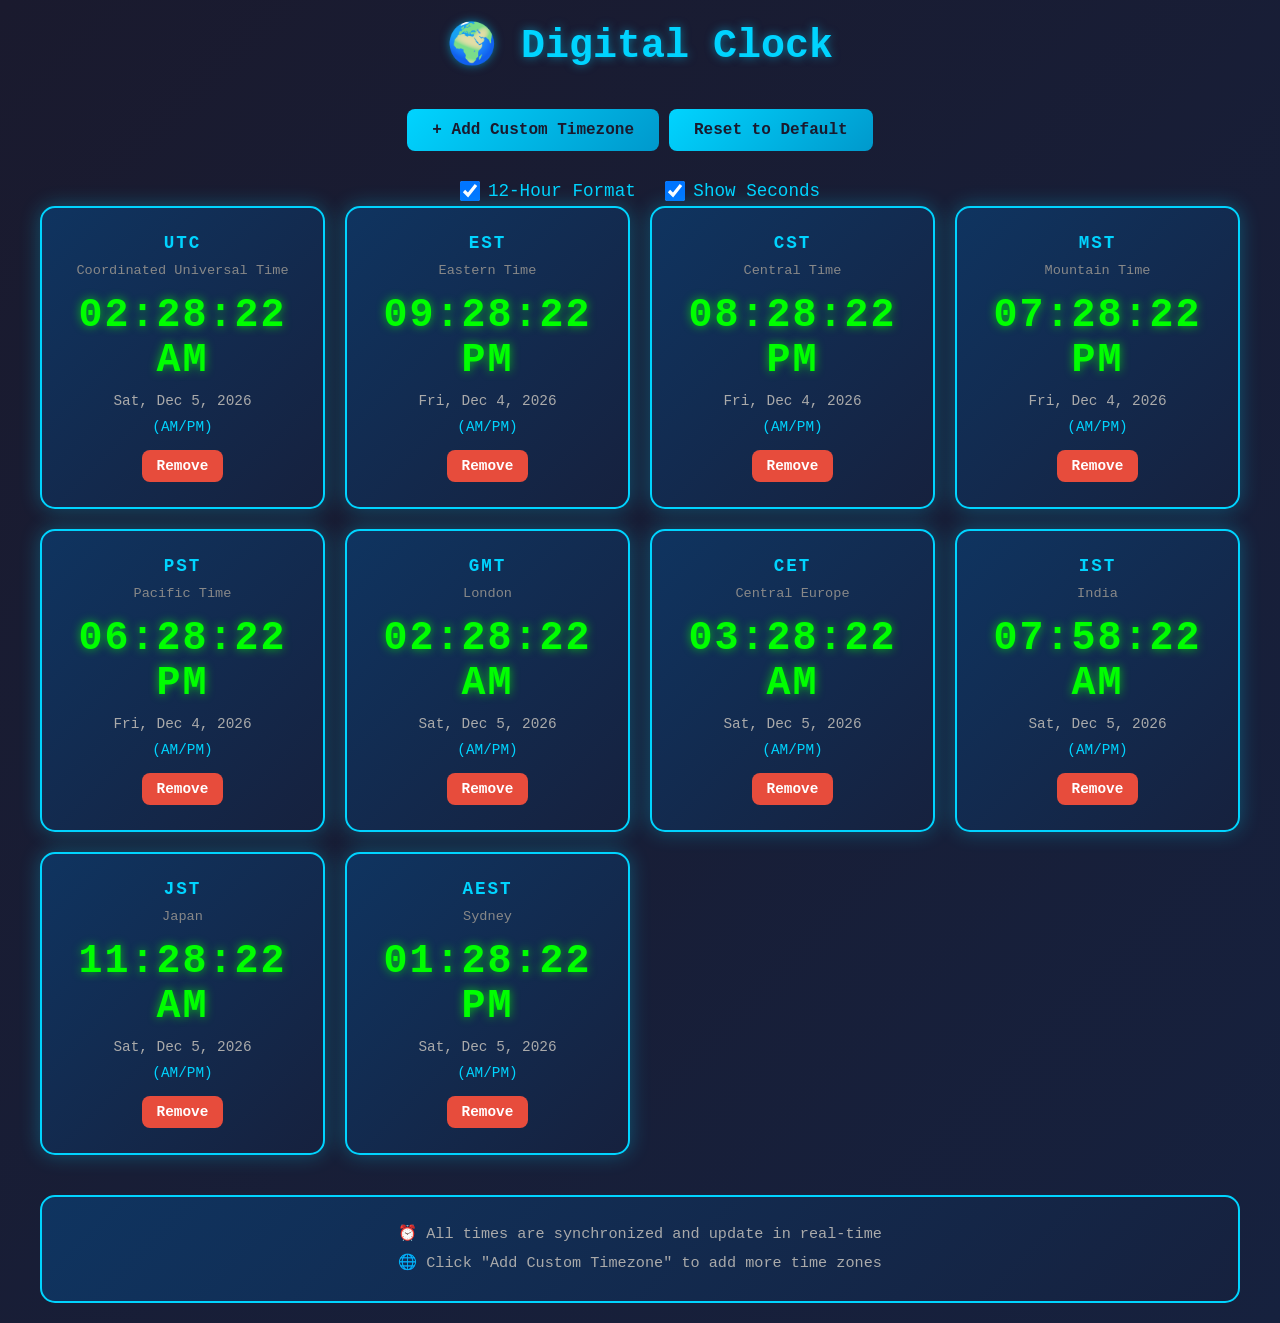
<file: digital-clock.html>
<!DOCTYPE html>
<html lang="en">
<head>
    <meta charset="UTF-8">
    <meta name="viewport" content="width=device-width, initial-scale=1.0">
    <title>Digital Clock - Multiple Time Zones</title>
    <style>
        * {
            margin: 0;
            padding: 0;
            box-sizing: border-box;
        }

        body {
            font-family: 'Courier New', monospace;
            background: linear-gradient(135deg, #1a1a2e 0%, #16213e 100%);
            min-height: 100vh;
            display: flex;
            justify-content: center;
            align-items: center;
            padding: 20px;
        }

        .container {
            width: 100%;
            max-width: 1200px;
        }

        h1 {
            text-align: center;
            color: #00d4ff;
            margin-bottom: 40px;
            font-size: 2.5em;
            text-shadow: 0 0 10px rgba(0, 212, 255, 0.5);
        }

        .clocks-grid {
            display: grid;
            grid-template-columns: repeat(auto-fit, minmax(280px, 1fr));
            gap: 20px;
            margin-bottom: 40px;
        }

        .clock-card {
            background: linear-gradient(135deg, #0f3460 0%, #16213e 100%);
            border: 2px solid #00d4ff;
            border-radius: 15px;
            padding: 25px;
            text-align: center;
            box-shadow: 0 0 20px rgba(0, 212, 255, 0.3);
            transition: transform 0.3s, box-shadow 0.3s;
        }

        .clock-card:hover {
            transform: translateY(-5px);
            box-shadow: 0 0 30px rgba(0, 212, 255, 0.5);
        }

        .timezone-name {
            color: #00d4ff;
            font-size: 1.1em;
            font-weight: bold;
            margin-bottom: 10px;
            text-transform: uppercase;
            letter-spacing: 2px;
        }

        .timezone-city {
            color: #888;
            font-size: 0.85em;
            margin-bottom: 15px;
        }

        .digital-time {
            font-size: 2.5em;
            color: #00ff00;
            font-weight: bold;
            text-shadow: 0 0 10px rgba(0, 255, 0, 0.7);
            font-family: 'Courier New', monospace;
            letter-spacing: 2px;
            margin-bottom: 10px;
        }

        .time-format {
            color: #00d4ff;
            font-size: 0.9em;
            margin-top: 10px;
        }

        .date-display {
            color: #aaa;
            font-size: 0.9em;
            margin-top: 10px;
        }

        .controls {
            display: flex;
            justify-content: center;
            gap: 10px;
            flex-wrap: wrap;
            margin-bottom: 30px;
        }

        button {
            background: linear-gradient(135deg, #00d4ff 0%, #0099cc 100%);
            color: #1a1a2e;
            border: none;
            padding: 12px 25px;
            font-size: 1em;
            border-radius: 8px;
            cursor: pointer;
            font-weight: bold;
            transition: transform 0.2s, box-shadow 0.2s;
            font-family: 'Courier New', monospace;
        }

        button:hover {
            transform: scale(1.05);
            box-shadow: 0 0 15px rgba(0, 212, 255, 0.6);
        }

        button:active {
            transform: scale(0.98);
        }

        .format-toggle {
            text-align: center;
            margin-top: 20px;
        }

        .format-toggle label {
            color: #00d4ff;
            font-size: 1.1em;
            margin: 0 10px;
            cursor: pointer;
            display: inline-flex;
            align-items: center;
            gap: 8px;
        }

        .format-toggle input {
            cursor: pointer;
            width: 20px;
            height: 20px;
        }

        .info-section {
            background: linear-gradient(135deg, #0f3460 0%, #16213e 100%);
            border: 2px solid #00d4ff;
            border-radius: 15px;
            padding: 20px;
            color: #aaa;
            text-align: center;
            font-size: 0.95em;
            line-height: 1.6;
        }

        .info-section p {
            margin: 5px 0;
        }

        @media (max-width: 768px) {
            h1 {
                font-size: 1.8em;
                margin-bottom: 30px;
            }

            .clocks-grid {
                grid-template-columns: 1fr;
                gap: 15px;
            }

            .digital-time {
                font-size: 2em;
            }

            .clock-card {
                padding: 20px;
            }
        }

        /* Neon glow effect */
        @keyframes glow {
            0%, 100% {
                text-shadow: 0 0 10px rgba(0, 255, 0, 0.7);
            }
            50% {
                text-shadow: 0 0 20px rgba(0, 255, 0, 1);
            }
        }

        .digital-time {
            animation: glow 2s ease-in-out infinite;
        }
    </style>
</head>
<body>
    <div class="container">
        <h1>🌍 Digital Clock</h1>

        <div class="controls">
            <button onclick="addCustomTimezone()">+ Add Custom Timezone</button>
            <button onclick="resetToDefault()">Reset to Default</button>
        </div>

        <div class="format-toggle">
            <label>
                <input type="checkbox" id="format12" checked onchange="toggleFormat()">
                12-Hour Format
            </label>
            <label>
                <input type="checkbox" id="formatSeconds" checked onchange="toggleSeconds()">
                Show Seconds
            </label>
        </div>

        <div class="clocks-grid" id="clocksGrid"></div>

        <div class="info-section">
            <p>⏰ All times are synchronized and update in real-time</p>
            <p>🌐 Click "Add Custom Timezone" to add more time zones</p>
        </div>
    </div>

    <script>
        let use12Hour = true;
        let showSeconds = true;

        // Default timezones
        let timezones = [
            { name: 'UTC', timezone: 'UTC', city: 'Coordinated Universal Time' },
            { name: 'EST', timezone: 'America/New_York', city: 'Eastern Time' },
            { name: 'CST', timezone: 'America/Chicago', city: 'Central Time' },
            { name: 'MST', timezone: 'America/Denver', city: 'Mountain Time' },
            { name: 'PST', timezone: 'America/Los_Angeles', city: 'Pacific Time' },
            { name: 'GMT', timezone: 'Europe/London', city: 'London' },
            { name: 'CET', timezone: 'Europe/Paris', city: 'Central Europe' },
            { name: 'IST', timezone: 'Asia/Kolkata', city: 'India' },
            { name: 'JST', timezone: 'Asia/Tokyo', city: 'Japan' },
            { name: 'AEST', timezone: 'Australia/Sydney', city: 'Sydney' },
        ];

        const commonTimezones = [
            'UTC', 'America/New_York', 'America/Chicago', 'America/Denver', 'America/Los_Angeles',
            'Europe/London', 'Europe/Paris', 'Europe/Berlin', 'Asia/Kolkata', 'Asia/Tokyo',
            'Australia/Sydney', 'Australia/Melbourne', 'Asia/Shanghai', 'Asia/Hong_Kong',
            'Asia/Singapore', 'Asia/Dubai', 'Africa/Cairo', 'America/Toronto', 'America/Mexico_City'
        ];

        function initClocks() {
            const grid = document.getElementById('clocksGrid');
            grid.innerHTML = '';

            timezones.forEach((tz, index) => {
                const clockCard = document.createElement('div');
                clockCard.className = 'clock-card';
                clockCard.id = `clock-${index}`;
                clockCard.innerHTML = `
                    <div class="timezone-name">${tz.name}</div>
                    <div class="timezone-city">${tz.city}</div>
                    <div class="digital-time" id="time-${index}">--:--:--</div>
                    <div class="date-display" id="date-${index}">Loading...</div>
                    <div class="time-format" id="format-${index}"></div>
                    <button onclick="removeTimezone(${index})" style="margin-top: 15px; background: #e74c3c; color: white; padding: 8px 15px; font-size: 0.9em;">Remove</button>
                `;
                grid.appendChild(clockCard);
            });

            updateAllClocks();
            setInterval(updateAllClocks, 1000);
        }

        function updateAllClocks() {
            timezones.forEach((tz, index) => {
                const timeElement = document.getElementById(`time-${index}`);
                const dateElement = document.getElementById(`date-${index}`);
                const formatElement = document.getElementById(`format-${index}`);

                const formatter = new Intl.DateTimeFormat('en-US', {
                    timeZone: tz.timezone,
                    hour: '2-digit',
                    minute: '2-digit',
                    second: '2-digit',
                    hour12: use12Hour,
                });

                const dateFormatter = new Intl.DateTimeFormat('en-US', {
                    timeZone: tz.timezone,
                    weekday: 'short',
                    year: 'numeric',
                    month: 'short',
                    day: 'numeric',
                });

                let timeString = formatter.format(new Date());
                const dateString = dateFormatter.format(new Date());

                if (!showSeconds) {
                    timeString = timeString.substring(0, timeString.length - 3);
                }

                timeElement.textContent = timeString;
                dateElement.textContent = dateString;
                formatElement.textContent = use12Hour ? '(AM/PM)' : '(24H)';
            });
        }

        function toggleFormat() {
            use12Hour = !use12Hour;
            updateAllClocks();
        }

        function toggleSeconds() {
            showSeconds = !showSeconds;
            updateAllClocks();
        }

        function removeTimezone(index) {
            timezones.splice(index, 1);
            initClocks();
        }

        function addCustomTimezone() {
            const selected = prompt(
                'Enter timezone (e.g., America/New_York, Europe/London, Asia/Tokyo):\n\nCommon options:\n' +
                commonTimezones.slice(0, 10).join(', ')
            );

            if (selected && selected.trim()) {
                const tzName = selected.trim().toUpperCase().split('/')[1] || selected.trim().toUpperCase();
                
                // Validate timezone
                try {
                    new Date().toLocaleString('en-US', { timeZone: selected.trim() });
                    
                    timezones.push({
                        name: tzName,
                        timezone: selected.trim(),
                        city: selected.trim()
                    });
                    initClocks();
                } catch (e) {
                    alert('Invalid timezone! Please try again.');
                }
            }
        }

        function resetToDefault() {
            timezones = [
                { name: 'UTC', timezone: 'UTC', city: 'Coordinated Universal Time' },
                { name: 'EST', timezone: 'America/New_York', city: 'Eastern Time' },
                { name: 'CST', timezone: 'America/Chicago', city: 'Central Time' },
                { name: 'MST', timezone: 'America/Denver', city: 'Mountain Time' },
                { name: 'PST', timezone: 'America/Los_Angeles', city: 'Pacific Time' },
                { name: 'GMT', timezone: 'Europe/London', city: 'London' },
                { name: 'CET', timezone: 'Europe/Paris', city: 'Central Europe' },
                { name: 'IST', timezone: 'Asia/Kolkata', city: 'India' },
                { name: 'JST', timezone: 'Asia/Tokyo', city: 'Japan' },
                { name: 'AEST', timezone: 'Australia/Sydney', city: 'Sydney' },
            ];
            initClocks();
        }

        // Initialize on page load
        initClocks();
    </script>
</body>
</html>
</file>
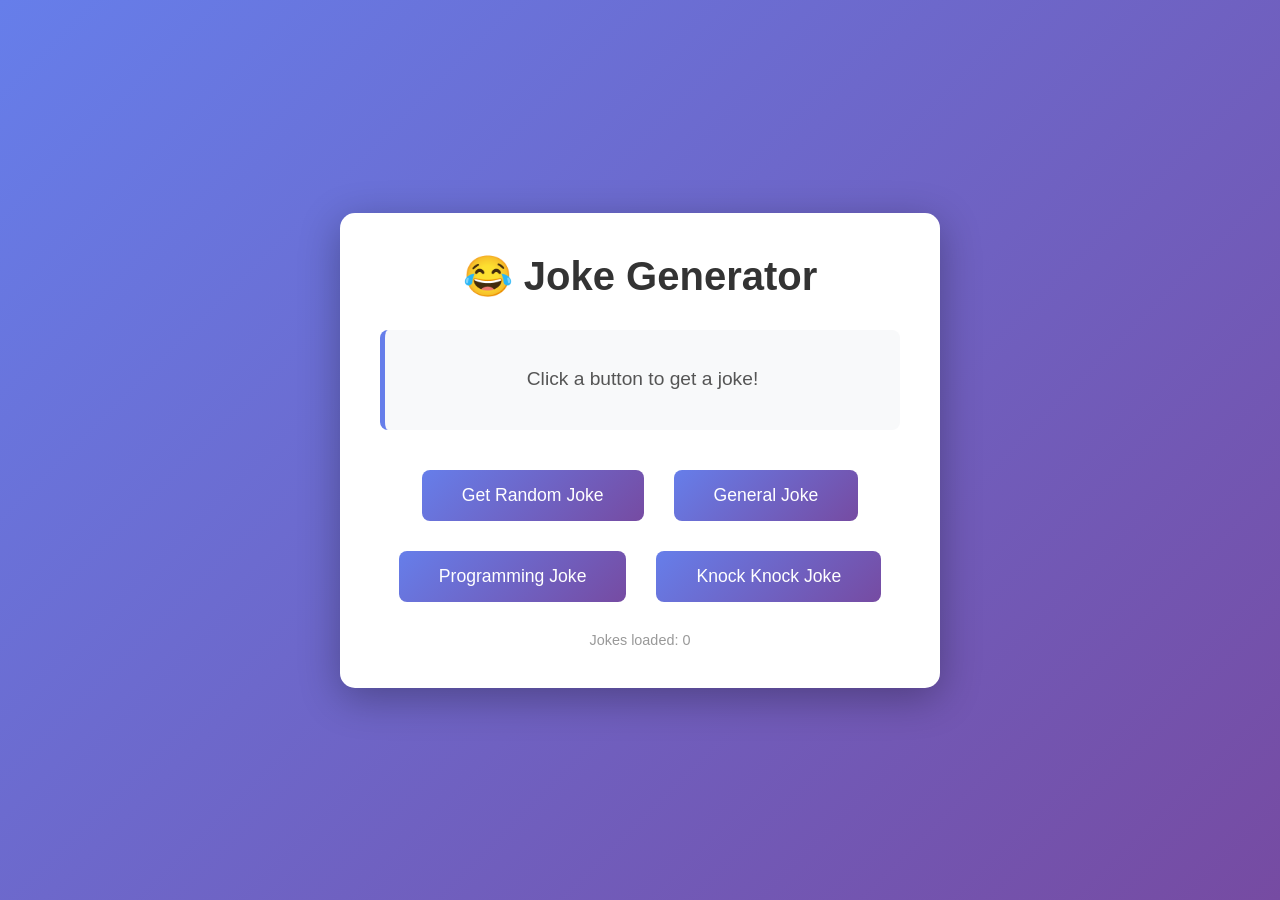
<file: joke-generator.html>
<!DOCTYPE html>
<html lang="en">
<head>
    <meta charset="UTF-8">
    <meta name="viewport" content="width=device-width, initial-scale=1.0">
    <title>Random Joke Generator</title>
    <style>
        * {
            margin: 0;
            padding: 0;
            box-sizing: border-box;
        }

        body {
            font-family: 'Segoe UI', Tahoma, Geneva, Verdana, sans-serif;
            background: linear-gradient(135deg, #667eea 0%, #764ba2 100%);
            min-height: 100vh;
            display: flex;
            justify-content: center;
            align-items: center;
            padding: 20px;
        }

        .container {
            background: white;
            border-radius: 15px;
            box-shadow: 0 10px 40px rgba(0, 0, 0, 0.3);
            padding: 40px;
            max-width: 600px;
            width: 100%;
            text-align: center;
        }

        h1 {
            color: #333;
            margin-bottom: 30px;
            font-size: 2.5em;
        }

        .joke-box {
            background: #f8f9fa;
            border-left: 5px solid #667eea;
            padding: 25px;
            border-radius: 8px;
            margin-bottom: 30px;
            min-height: 100px;
            display: flex;
            align-items: center;
            justify-content: center;
        }

        .joke-text {
            font-size: 1.2em;
            color: #555;
            line-height: 1.6;
        }

        .loading {
            color: #667eea;
            font-style: italic;
        }

        .error {
            color: #e74c3c;
        }

        .joke-type {
            font-size: 0.9em;
            color: #999;
            margin-top: 15px;
        }

        button {
            background: linear-gradient(135deg, #667eea 0%, #764ba2 100%);
            color: white;
            border: none;
            padding: 15px 40px;
            font-size: 1.1em;
            border-radius: 8px;
            cursor: pointer;
            transition: transform 0.2s, box-shadow 0.2s;
            margin: 10px;
        }

        button:hover {
            transform: translateY(-2px);
            box-shadow: 0 5px 20px rgba(102, 126, 234, 0.4);
        }

        button:active {
            transform: translateY(0);
        }

        button:disabled {
            opacity: 0.6;
            cursor: not-allowed;
        }

        .button-group {
            display: flex;
            flex-wrap: wrap;
            justify-content: center;
            gap: 10px;
        }

        .joke-counter {
            color: #999;
            font-size: 0.9em;
            margin-top: 20px;
        }

        @media (max-width: 600px) {
            .container {
                padding: 20px;
            }

            h1 {
                font-size: 1.8em;
            }

            .joke-text {
                font-size: 1em;
            }

            button {
                padding: 12px 30px;
                font-size: 1em;
            }
        }
    </style>
</head>
<body>
    <div class="container">
        <h1>😂 Joke Generator</h1>
        
        <div class="joke-box">
            <div class="joke-text" id="jokeText">Click a button to get a joke!</div>
        </div>

        <div class="button-group">
            <button onclick="getRandomJoke()">Get Random Joke</button>
            <button onclick="getJokeByType('general')">General Joke</button>
            <button onclick="getJokeByType('programming')">Programming Joke</button>
            <button onclick="getJokeByType('knock-knock')">Knock Knock Joke</button>
        </div>

        <div class="joke-counter">
            <p>Jokes loaded: <span id="jokeCount">0</span></p>
        </div>
    </div>

    <script>
        let jokeCount = 0;

        async function getRandomJoke() {
            const jokeElement = document.getElementById('jokeText');
            const button = event.target;
            
            jokeElement.innerHTML = '<span class="loading">Loading joke...</span>';
            button.disabled = true;

            try {
                // Using JokeAPI - free API that doesn't require authentication
                const response = await fetch('https://v2.jokeapi.dev/joke/Any');
                
                if (!response.ok) {
                    throw new Error('Failed to fetch joke');
                }

                const data = await response.json();
                displayJoke(data);
                jokeCount++;
                updateJokeCount();

            } catch (error) {
                jokeElement.innerHTML = `<span class="error">😢 Oops! Couldn't load a joke. ${error.message}</span>`;
            } finally {
                button.disabled = false;
            }
        }

        async function getJokeByType(type) {
            const jokeElement = document.getElementById('jokeText');
            const buttons = document.querySelectorAll('button');
            
            jokeElement.innerHTML = '<span class="loading">Loading joke...</span>';
            buttons.forEach(btn => btn.disabled = true);

            try {
                const response = await fetch(`https://v2.jokeapi.dev/joke/${type}`);
                
                if (!response.ok) {
                    throw new Error('Failed to fetch joke');
                }

                const data = await response.json();
                displayJoke(data);
                jokeCount++;
                updateJokeCount();

            } catch (error) {
                jokeElement.innerHTML = `<span class="error">😢 Oops! Couldn't load a joke. ${error.message}</span>`;
            } finally {
                buttons.forEach(btn => btn.disabled = false);
            }
        }

        function displayJoke(data) {
            const jokeElement = document.getElementById('jokeText');

            if (data.type === 'twopart') {
                // Two-part joke (setup and delivery)
                jokeElement.innerHTML = `
                    <div>
                        <p><strong>${data.setup}</strong></p>
                        <p style="margin-top: 15px; font-style: italic;">${data.delivery}</p>
                    </div>
                `;
            } else {
                // Single joke
                jokeElement.innerHTML = data.joke;
            }

            // Add joke category
            const typeElement = document.createElement('div');
            typeElement.className = 'joke-type';
            typeElement.textContent = `Category: ${data.category}`;
            jokeElement.appendChild(typeElement);
        }

        function updateJokeCount() {
            document.getElementById('jokeCount').textContent = jokeCount;
        }
    </script>
</body>
</html>
</file>
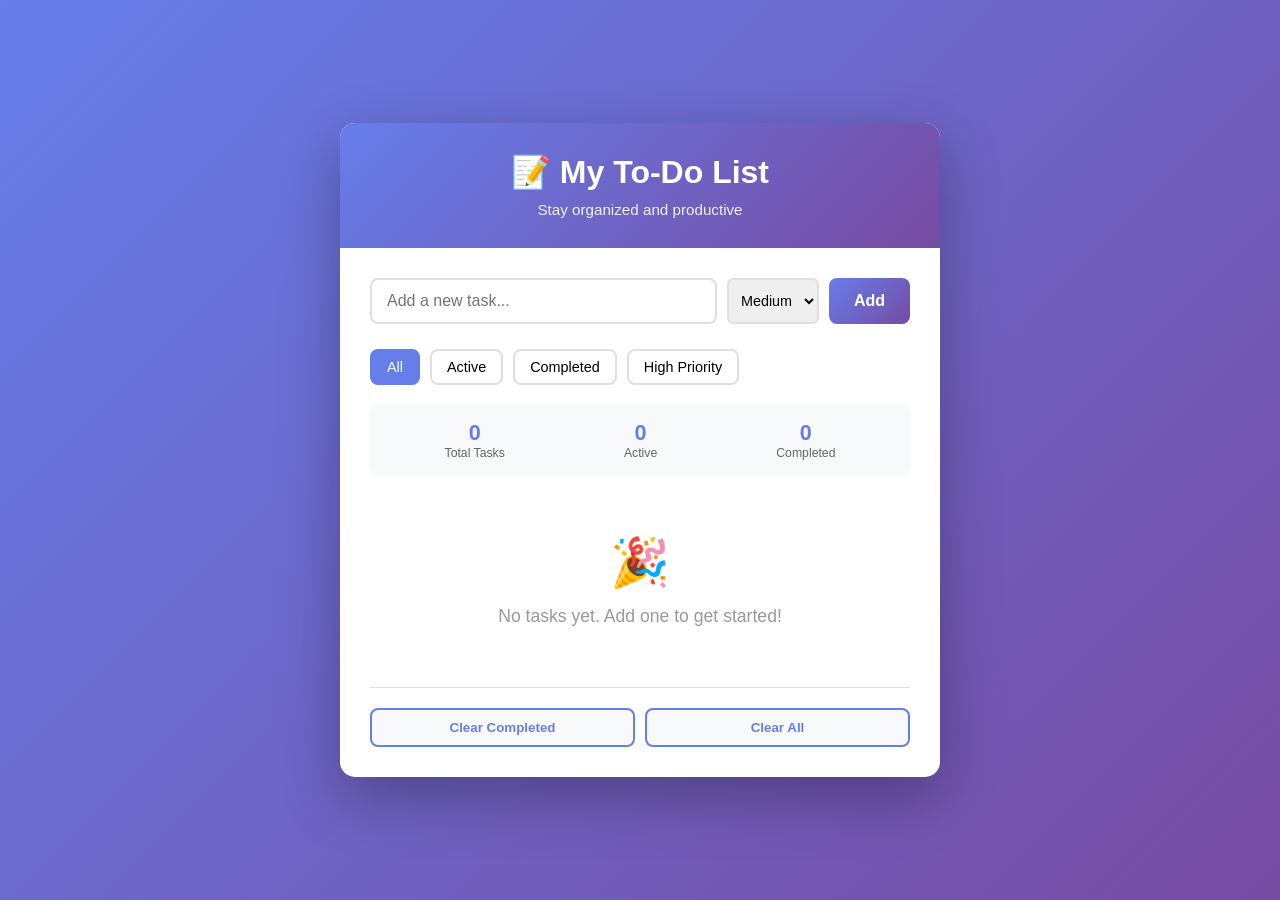
<file: todo-list.html>
<!DOCTYPE html>
<html lang="en">
<head>
    <meta charset="UTF-8">
    <meta name="viewport" content="width=device-width, initial-scale=1.0">
    <title>To-Do List Application</title>
    <style>
        * {
            margin: 0;
            padding: 0;
            box-sizing: border-box;
        }

        body {
            font-family: 'Segoe UI', Tahoma, Geneva, Verdana, sans-serif;
            background: linear-gradient(135deg, #667eea 0%, #764ba2 100%);
            min-height: 100vh;
            display: flex;
            justify-content: center;
            align-items: center;
            padding: 20px;
        }

        .container {
            background: white;
            border-radius: 15px;
            box-shadow: 0 20px 60px rgba(0, 0, 0, 0.3);
            max-width: 600px;
            width: 100%;
            overflow: hidden;
        }

        .header {
            background: linear-gradient(135deg, #667eea 0%, #764ba2 100%);
            color: white;
            padding: 30px;
            text-align: center;
        }

        .header h1 {
            font-size: 2em;
            margin-bottom: 10px;
        }

        .header p {
            opacity: 0.9;
            font-size: 0.95em;
        }

        .content {
            padding: 30px;
        }

        .input-section {
            display: flex;
            gap: 10px;
            margin-bottom: 25px;
        }

        #todoInput {
            flex: 1;
            padding: 12px 15px;
            border: 2px solid #e0e0e0;
            border-radius: 8px;
            font-size: 1em;
            transition: border-color 0.3s;
        }

        #todoInput:focus {
            outline: none;
            border-color: #667eea;
        }

        .btn {
            padding: 12px 25px;
            border: none;
            border-radius: 8px;
            font-size: 1em;
            cursor: pointer;
            font-weight: bold;
            transition: transform 0.2s, box-shadow 0.2s;
        }

        .btn-add {
            background: linear-gradient(135deg, #667eea 0%, #764ba2 100%);
            color: white;
        }

        .btn-add:hover {
            transform: translateY(-2px);
            box-shadow: 0 5px 15px rgba(102, 126, 234, 0.4);
        }

        .btn-add:active {
            transform: translateY(0);
        }

        .filters {
            display: flex;
            gap: 10px;
            margin-bottom: 20px;
            flex-wrap: wrap;
        }

        .filter-btn {
            padding: 8px 15px;
            border: 2px solid #e0e0e0;
            background: white;
            border-radius: 8px;
            cursor: pointer;
            font-size: 0.9em;
            transition: all 0.3s;
        }

        .filter-btn.active {
            background: #667eea;
            color: white;
            border-color: #667eea;
        }

        .filter-btn:hover {
            border-color: #667eea;
        }

        .stats {
            display: flex;
            justify-content: space-around;
            padding: 15px;
            background: #f8f9fa;
            border-radius: 8px;
            margin-bottom: 20px;
            font-size: 0.9em;
        }

        .stat-item {
            text-align: center;
        }

        .stat-number {
            font-size: 1.5em;
            font-weight: bold;
            color: #667eea;
        }

        .stat-label {
            color: #666;
            font-size: 0.85em;
        }

        #todoList {
            list-style: none;
        }

        .todo-item {
            display: flex;
            align-items: center;
            gap: 15px;
            padding: 15px;
            background: #f8f9fa;
            border-radius: 8px;
            margin-bottom: 10px;
            transition: all 0.3s;
            animation: slideIn 0.3s ease;
        }

        @keyframes slideIn {
            from {
                opacity: 0;
                transform: translateX(-20px);
            }
            to {
                opacity: 1;
                transform: translateX(0);
            }
        }

        .todo-item:hover {
            background: #f0f0f0;
            transform: translateX(5px);
        }

        .todo-item.completed {
            opacity: 0.6;
        }

        .todo-item.completed .todo-text {
            text-decoration: line-through;
            color: #999;
        }

        .todo-checkbox {
            width: 20px;
            height: 20px;
            cursor: pointer;
            accent-color: #667eea;
        }

        .todo-text {
            flex: 1;
            font-size: 1em;
            color: #333;
            word-break: break-word;
        }

        .todo-priority {
            padding: 4px 8px;
            border-radius: 4px;
            font-size: 0.75em;
            font-weight: bold;
            color: white;
        }

        .priority-high {
            background: #e74c3c;
        }

        .priority-medium {
            background: #f39c12;
        }

        .priority-low {
            background: #27ae60;
        }

        .todo-date {
            font-size: 0.8em;
            color: #999;
            min-width: 70px;
            text-align: right;
        }

        .btn-delete {
            background: #e74c3c;
            color: white;
            padding: 6px 12px;
            border: none;
            border-radius: 6px;
            cursor: pointer;
            font-size: 0.85em;
            transition: background 0.3s;
        }

        .btn-delete:hover {
            background: #c0392b;
        }

        .empty-state {
            text-align: center;
            padding: 40px 20px;
            color: #999;
        }

        .empty-state-icon {
            font-size: 3em;
            margin-bottom: 15px;
        }

        .empty-state-text {
            font-size: 1.1em;
        }

        .action-buttons {
            display: flex;
            gap: 10px;
            margin-top: 20px;
            padding-top: 20px;
            border-top: 1px solid #e0e0e0;
        }

        .btn-secondary {
            flex: 1;
            padding: 10px 15px;
            background: #f8f9fa;
            color: #667eea;
            border: 2px solid #667eea;
            border-radius: 8px;
            cursor: pointer;
            font-weight: bold;
            transition: all 0.3s;
        }

        .btn-secondary:hover {
            background: #667eea;
            color: white;
        }

        .priority-selector {
            padding: 8px;
            border: 2px solid #e0e0e0;
            border-radius: 6px;
            font-size: 0.9em;
        }

        @media (max-width: 600px) {
            .header h1 {
                font-size: 1.5em;
            }

            .input-section {
                flex-direction: column;
            }

            .stats {
                font-size: 0.8em;
            }

            .todo-item {
                flex-direction: column;
                align-items: flex-start;
            }

            .todo-date {
                text-align: left;
            }

            .filters {
                justify-content: center;
            }
        }
    </style>
</head>
<body>
    <div class="container">
        <div class="header">
            <h1>📝 My To-Do List</h1>
            <p>Stay organized and productive</p>
        </div>

        <div class="content">
            <div class="input-section">
                <input 
                    type="text" 
                    id="todoInput" 
                    placeholder="Add a new task..." 
                    autocomplete="off"
                >
                <select id="prioritySelect" class="priority-selector">
                    <option value="low">Low</option>
                    <option value="medium" selected>Medium</option>
                    <option value="high">High</option>
                </select>
                <button class="btn btn-add" onclick="addTodo()">Add</button>
            </div>

            <div class="filters">
                <button class="filter-btn active" onclick="filterTodos('all')">All</button>
                <button class="filter-btn" onclick="filterTodos('active')">Active</button>
                <button class="filter-btn" onclick="filterTodos('completed')">Completed</button>
                <button class="filter-btn" onclick="filterTodos('high')">High Priority</button>
            </div>

            <div class="stats">
                <div class="stat-item">
                    <div class="stat-number" id="totalTodos">0</div>
                    <div class="stat-label">Total Tasks</div>
                </div>
                <div class="stat-item">
                    <div class="stat-number" id="activeTodos">0</div>
                    <div class="stat-label">Active</div>
                </div>
                <div class="stat-item">
                    <div class="stat-number" id="completedTodos">0</div>
                    <div class="stat-label">Completed</div>
                </div>
            </div>

            <ul id="todoList"></ul>

            <div id="emptyState" class="empty-state" style="display: none;">
                <div class="empty-state-icon">🎉</div>
                <div class="empty-state-text">No tasks yet. Add one to get started!</div>
            </div>

            <div class="action-buttons">
                <button class="btn-secondary" onclick="clearCompleted()">Clear Completed</button>
                <button class="btn-secondary" onclick="clearAll()">Clear All</button>
            </div>
        </div>
    </div>

    <script>
        let currentFilter = 'all';
        let todos = [];

        // Load todos from localStorage on page load
        function loadTodos() {
            const saved = localStorage.getItem('todos');
            if (saved) {
                todos = JSON.parse(saved);
            }
            renderTodos();
        }

        // Save todos to localStorage
        function saveTodos() {
            localStorage.setItem('todos', JSON.stringify(todos));
            updateStats();
        }

        // Add new todo
        function addTodo() {
            const input = document.getElementById('todoInput');
            const priority = document.getElementById('prioritySelect').value;
            const text = input.value.trim();

            if (text === '') {
                alert('Please enter a task!');
                return;
            }

            const todo = {
                id: Date.now(),
                text: text,
                completed: false,
                priority: priority,
                createdAt: new Date().toLocaleDateString()
            };

            todos.unshift(todo);
            saveTodos();
            input.value = '';
            document.getElementById('prioritySelect').value = 'medium';
            renderTodos();
        }

        // Toggle todo completion
        function toggleTodo(id) {
            const todo = todos.find(t => t.id === id);
            if (todo) {
                todo.completed = !todo.completed;
                saveTodos();
                renderTodos();
            }
        }

        // Delete todo
        function deleteTodo(id) {
            todos = todos.filter(t => t.id !== id);
            saveTodos();
            renderTodos();
        }

        // Filter todos
        function filterTodos(filter) {
            currentFilter = filter;
            document.querySelectorAll('.filter-btn').forEach(btn => {
                btn.classList.remove('active');
            });
            event.target.classList.add('active');
            renderTodos();
        }

        // Get filtered todos
        function getFilteredTodos() {
            switch(currentFilter) {
                case 'active':
                    return todos.filter(t => !t.completed);
                case 'completed':
                    return todos.filter(t => t.completed);
                case 'high':
                    return todos.filter(t => t.priority === 'high');
                default:
                    return todos;
            }
        }

        // Render todos
        function renderTodos() {
            const todoList = document.getElementById('todoList');
            const emptyState = document.getElementById('emptyState');
            const filtered = getFilteredTodos();

            todoList.innerHTML = '';

            if (filtered.length === 0) {
                emptyState.style.display = 'block';
                return;
            }

            emptyState.style.display = 'none';

            filtered.forEach(todo => {
                const li = document.createElement('li');
                li.className = `todo-item ${todo.completed ? 'completed' : ''}`;
                
                li.innerHTML = `
                    <input 
                        type="checkbox" 
                        class="todo-checkbox" 
                        ${todo.completed ? 'checked' : ''}
                        onchange="toggleTodo(${todo.id})"
                    >
                    <div class="todo-text">${escapeHtml(todo.text)}</div>
                    <span class="todo-priority priority-${todo.priority}">${todo.priority.toUpperCase()}</span>
                    <span class="todo-date">${todo.createdAt}</span>
                    <button class="btn-delete" onclick="deleteTodo(${todo.id})">Delete</button>
                `;

                todoList.appendChild(li);
            });
        }

        // Update statistics
        function updateStats() {
            document.getElementById('totalTodos').textContent = todos.length;
            document.getElementById('activeTodos').textContent = todos.filter(t => !t.completed).length;
            document.getElementById('completedTodos').textContent = todos.filter(t => t.completed).length;
        }

        // Clear completed todos
        function clearCompleted() {
            if (confirm('Delete all completed tasks?')) {
                todos = todos.filter(t => !t.completed);
                saveTodos();
                renderTodos();
            }
        }

        // Clear all todos
        function clearAll() {
            if (confirm('Delete ALL tasks? This cannot be undone!')) {
                todos = [];
                saveTodos();
                renderTodos();
            }
        }

        // Escape HTML to prevent XSS
        function escapeHtml(text) {
            const div = document.createElement('div');
            div.textContent = text;
            return div.innerHTML;
        }

        // Allow Enter key to add todo
        document.addEventListener('DOMContentLoaded', function() {
            document.getElementById('todoInput').addEventListener('keypress', function(e) {
                if (e.key === 'Enter') {
                    addTodo();
                }
            });

            loadTodos();
        });
    </script>
</body>
</html>
</file>
